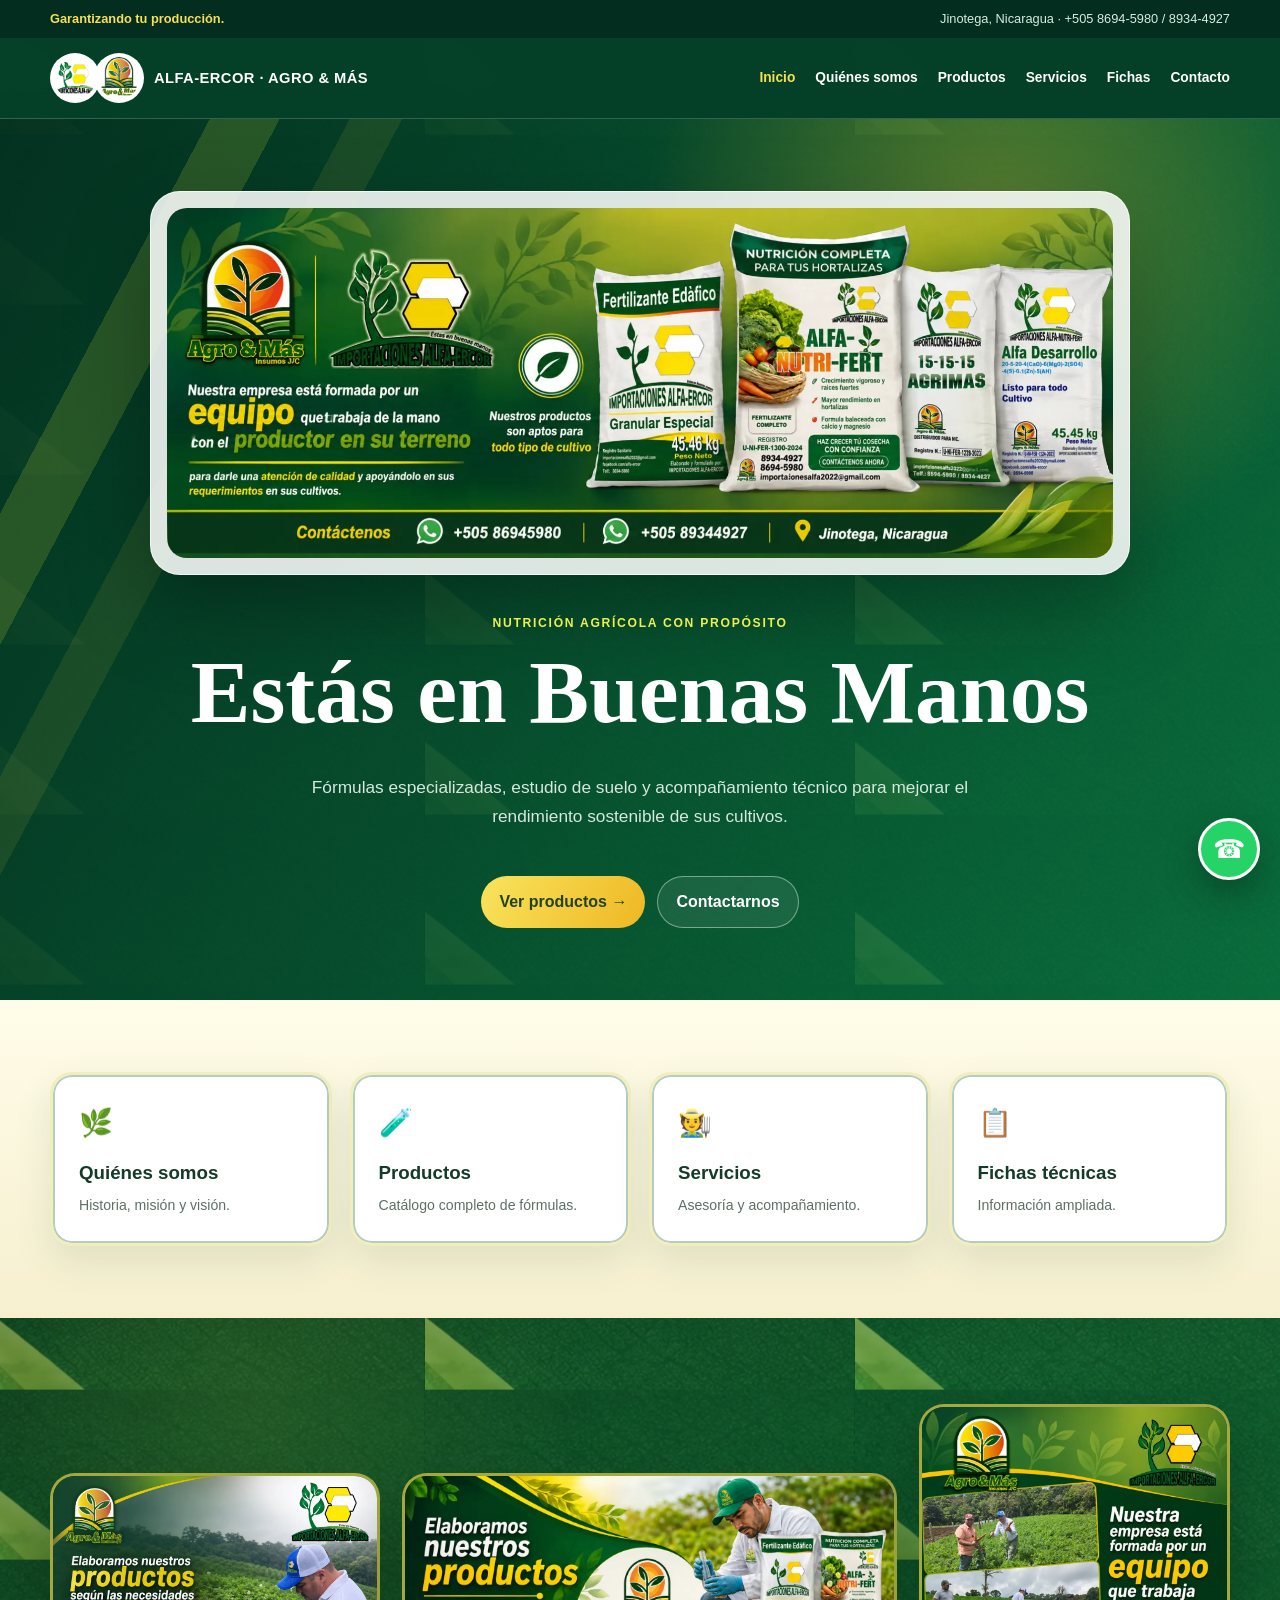
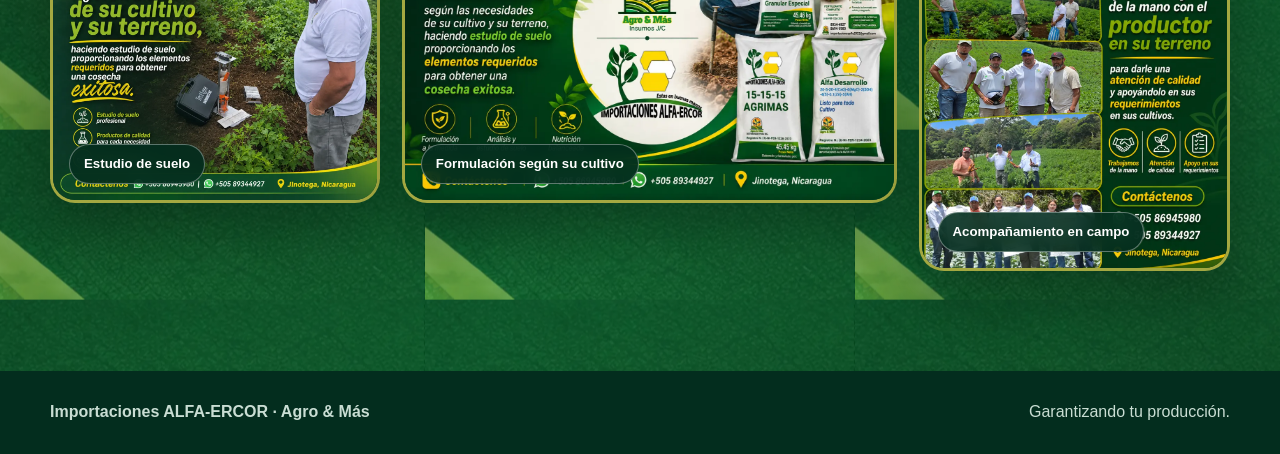
<file: index.html>
<!doctype html><html lang="es"><head><meta charset="utf-8"><meta name="viewport" content="width=device-width,initial-scale=1"><title>ALFA-ERCOR | Inicio</title><meta name="description" content="Fertilizantes y acompañamiento agrícola en Jinotega, Nicaragua."><link rel="stylesheet" href="styles.css"></head><body>
<div class="top"><div class="wrap"><span><strong>Garantizando tu producción.</strong></span><span>Jinotega, Nicaragua · +505 8694-5980 / 8934-4927</span></div></div>
<header class="site-head"><div class="wrap head-inner"><a class="brand" href="index.html"><img src="assets/alfa-ercor.webp" alt="ALFA-ERCOR"><img src="assets/agro-mas.webp" alt="Agro & Más"><b>ALFA-ERCOR · AGRO & MÁS</b></a><nav class="nav"><a class="active" href="index.html">Inicio</a><a href="quienes-somos.html">Quiénes somos</a><a href="productos.html">Productos</a><a href="servicios.html">Servicios</a><a href="fichas.html">Fichas</a><a href="contacto.html">Contacto</a></nav></div></header>
<main><section class="hero"><div class="wrap hero-grid hero-centered"><div class="hero-image"><img src="assets/linea-productos.webp" alt="Línea de productos ALFA-ERCOR"></div><div class="hero-copy"><span class="kicker">Nutrición agrícola con propósito</span><h1>Estás en Buenas Manos</h1><p>Fórmulas especializadas, estudio de suelo y acompañamiento técnico para mejorar el rendimiento sostenible de sus cultivos.</p><div class="buttons"><a class="btn btn-primary" href="productos.html">Ver productos →</a><a class="btn btn-light" href="contacto.html">Contactarnos</a></div></div></div></section>
<section class="quick"><div class="wrap"><div class="quick-grid"><a class="quick-card" href="quienes-somos.html"><span>🌿</span><h3>Quiénes somos</h3><p>Historia, misión y visión.</p></a><a class="quick-card" href="productos.html"><span>🧪</span><h3>Productos</h3><p>Catálogo completo de fórmulas.</p></a><a class="quick-card" href="servicios.html"><span>🧑‍🌾</span><h3>Servicios</h3><p>Asesoría y acompañamiento.</p></a><a class="quick-card" href="fichas.html"><span>📋</span><h3>Fichas técnicas</h3><p>Información ampliada.</p></a></div></div></section>
<section class="field-stories" aria-label="Nuestro trabajo en el campo"><div class="wrap field-grid"><figure class="field-card field-square"><img src="assets/estudio-suelo.webp" alt="Estudio profesional de suelo en una parcela de cultivo" loading="lazy"><figcaption>Estudio de suelo</figcaption></figure><figure class="field-card field-wide"><img src="assets/formulacion-cultivo.webp" alt="Formulación de fertilizantes según las necesidades del cultivo y el terreno" loading="lazy"><figcaption>Formulación según su cultivo</figcaption></figure><figure class="field-card field-tall"><img src="assets/visita-campo.webp" alt="Equipo de Agro & Más acompañando a productores en el campo" loading="lazy"><figcaption>Acompañamiento en campo</figcaption></figure></div></section></main>
<footer class="footer"><div class="wrap"><strong>Importaciones ALFA-ERCOR · Agro & Más</strong><span>Garantizando tu producción.</span></div></footer><a class="wa" href="https://wa.me/50585103131?text=Hola%2C%20deseo%20informaci%C3%B3n" aria-label="WhatsApp">☎</a></body></html>
</file>
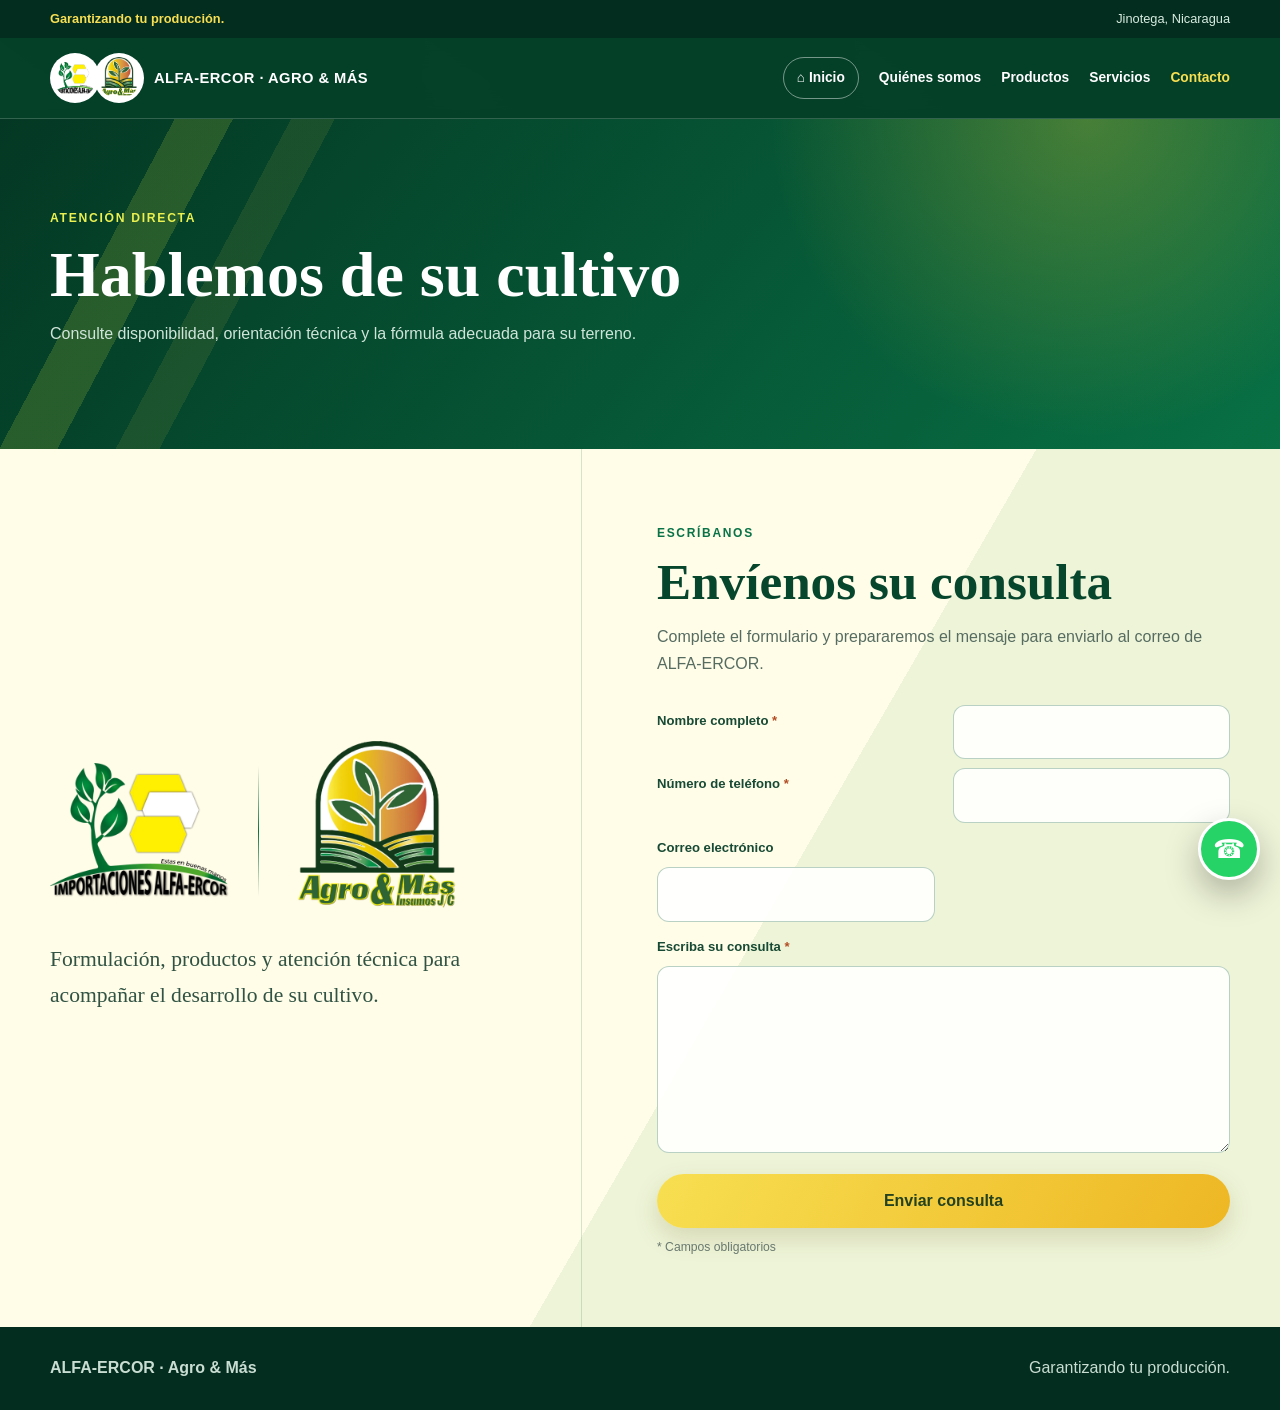
<file: contacto.html>
<!doctype html><html lang="es"><head><meta charset="utf-8"><meta name="viewport" content="width=device-width,initial-scale=1"><title>Contacto | ALFA-ERCOR</title><link rel="stylesheet" href="styles.css"></head><body><div class="top"><div class="wrap"><span><strong>Garantizando tu producción.</strong></span><span>Jinotega, Nicaragua</span></div></div><header class="site-head"><div class="wrap head-inner"><a class="brand" href="index.html"><img src="assets/alfa-ercor.webp" alt="ALFA-ERCOR"><img src="assets/agro-mas.webp" alt="Agro & Más"><b>ALFA-ERCOR · AGRO & MÁS</b></a><nav class="nav"><a class="home-button" href="index.html">⌂ Inicio</a><a href="quienes-somos.html">Quiénes somos</a><a href="productos.html">Productos</a><a href="servicios.html">Servicios</a><a class="active" href="contacto.html">Contacto</a></nav></div></header><section class="page-hero"><div class="wrap"><span class="kicker">Atención directa</span><h1>Hablemos de su cultivo</h1><p>Consulte disponibilidad, orientación técnica y la fórmula adecuada para su terreno.</p></div></section>
<main class="content contact-content"><div class="wrap contact-layout"><section class="contact-brand"><div class="contact-logos"><img src="assets/alfa-ercor.webp" alt="Importaciones ALFA-ERCOR"><span></span><img src="assets/agro-mas.webp" alt="Agro & Más Insumos J/C"></div><p>Formulación, productos y atención técnica para acompañar el desarrollo de su cultivo.</p></section><section class="contact-details" aria-label="Formulario de contacto"><div class="contact-heading"><span>Escríbanos</span><h2>Envíenos su consulta</h2><p>Complete el formulario y prepararemos el mensaje para enviarlo al correo de ALFA-ERCOR.</p></div><form class="contact-form" id="contact-form"><label for="nombre">Nombre completo <b>*</b></label><input id="nombre" name="nombre" type="text" autocomplete="name" required><label for="telefono">Número de teléfono <b>*</b></label><input id="telefono" name="telefono" type="tel" autocomplete="tel" required><label for="correo">Correo electrónico</label><input id="correo" name="correo" type="email" autocomplete="email"><label for="consulta">Escriba su consulta <b>*</b></label><textarea id="consulta" name="consulta" rows="6" required></textarea><button class="contact-submit" type="submit">Enviar consulta</button><p class="form-note">* Campos obligatorios</p></form></section></div></main><footer class="footer"><div class="wrap"><strong>ALFA-ERCOR · Agro & Más</strong><span>Garantizando tu producción.</span></div></footer><a class="wa" href="https://wa.me/50585103131" aria-label="WhatsApp">☎</a><script>document.getElementById('contact-form').addEventListener('submit',function(e){e.preventDefault();if(!this.reportValidity())return;const f=new FormData(this);const asunto='Consulta desde el sitio web de ALFA-ERCOR';const cuerpo=['Nombre: '+f.get('nombre'),'Teléfono: '+f.get('telefono'),'Correo: '+(f.get('correo')||'No indicado'),'','Consulta:',''+f.get('consulta')].join('\n');window.location.href='mailto:importacionesalfa2022@gmail.com?subject='+encodeURIComponent(asunto)+'&body='+encodeURIComponent(cuerpo);});</script></body></html>
</file>
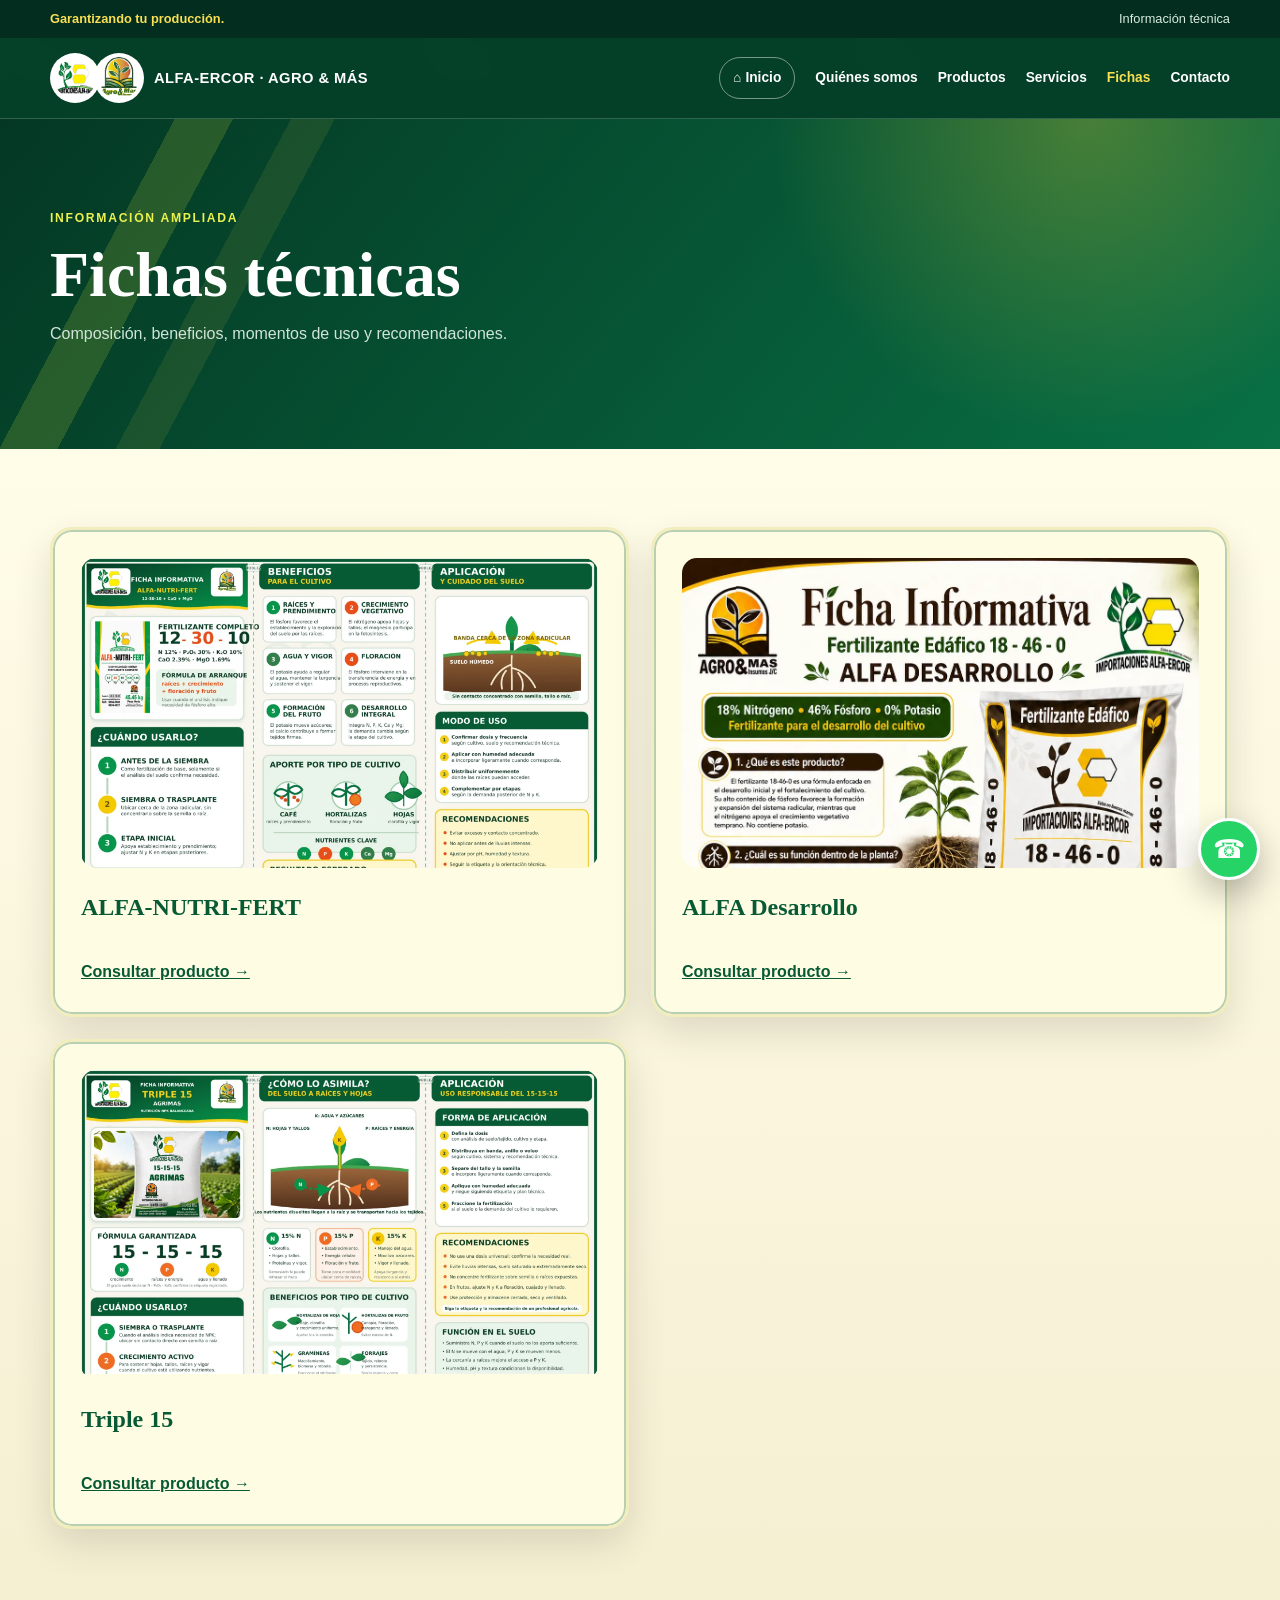
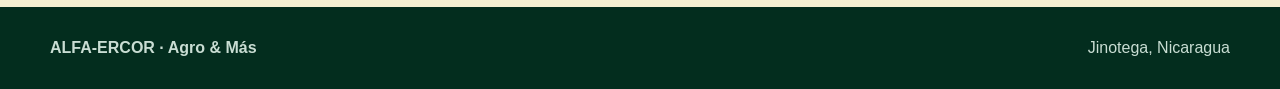
<file: fichas.html>
<!doctype html><html lang="es"><head><meta charset="utf-8"><meta name="viewport" content="width=device-width,initial-scale=1"><title>Fichas técnicas | ALFA-ERCOR</title><link rel="stylesheet" href="styles.css"></head><body><div class="top"><div class="wrap"><span><strong>Garantizando tu producción.</strong></span><span>Información técnica</span></div></div><header class="site-head"><div class="wrap head-inner"><a class="brand" href="index.html"><img src="assets/alfa-ercor.webp" alt="ALFA-ERCOR"><img src="assets/agro-mas.webp" alt="Agro & Más"><b>ALFA-ERCOR · AGRO & MÁS</b></a><nav class="nav"><a class="home-button" href="index.html">⌂ Inicio</a><a href="quienes-somos.html">Quiénes somos</a><a href="productos.html">Productos</a><a href="servicios.html">Servicios</a><a class="active" href="fichas.html">Fichas</a><a href="contacto.html">Contacto</a></nav></div></header><section class="page-hero"><div class="wrap"><span class="kicker">Información ampliada</span><h1>Fichas técnicas</h1><p>Composición, beneficios, momentos de uso y recomendaciones.</p></div></section><main class="content"><div class="wrap sheets-grid"><article class="sheet"><img src="assets/ficha-alfa-nutri.webp" alt="Ficha ALFA-NUTRI-FERT"><h2>ALFA-NUTRI-FERT</h2><a href="producto-alfa-nutri-fert.html">Consultar producto →</a></article><article class="sheet"><img src="assets/ficha-alfa-desarrollo.webp" alt="Ficha ALFA Desarrollo"><h2>ALFA Desarrollo</h2><a href="producto-alfa-desarrollo.html">Consultar producto →</a></article><article class="sheet"><img src="assets/ficha-triple-15.webp" alt="Ficha Triple 15"><h2>Triple 15</h2><a href="producto-triple-15.html">Consultar producto →</a></article></div></main><footer class="footer"><div class="wrap"><strong>ALFA-ERCOR · Agro & Más</strong><span>Jinotega, Nicaragua</span></div></footer><a class="wa" href="https://wa.me/50585103131" aria-label="WhatsApp">☎</a></body></html>
</file>
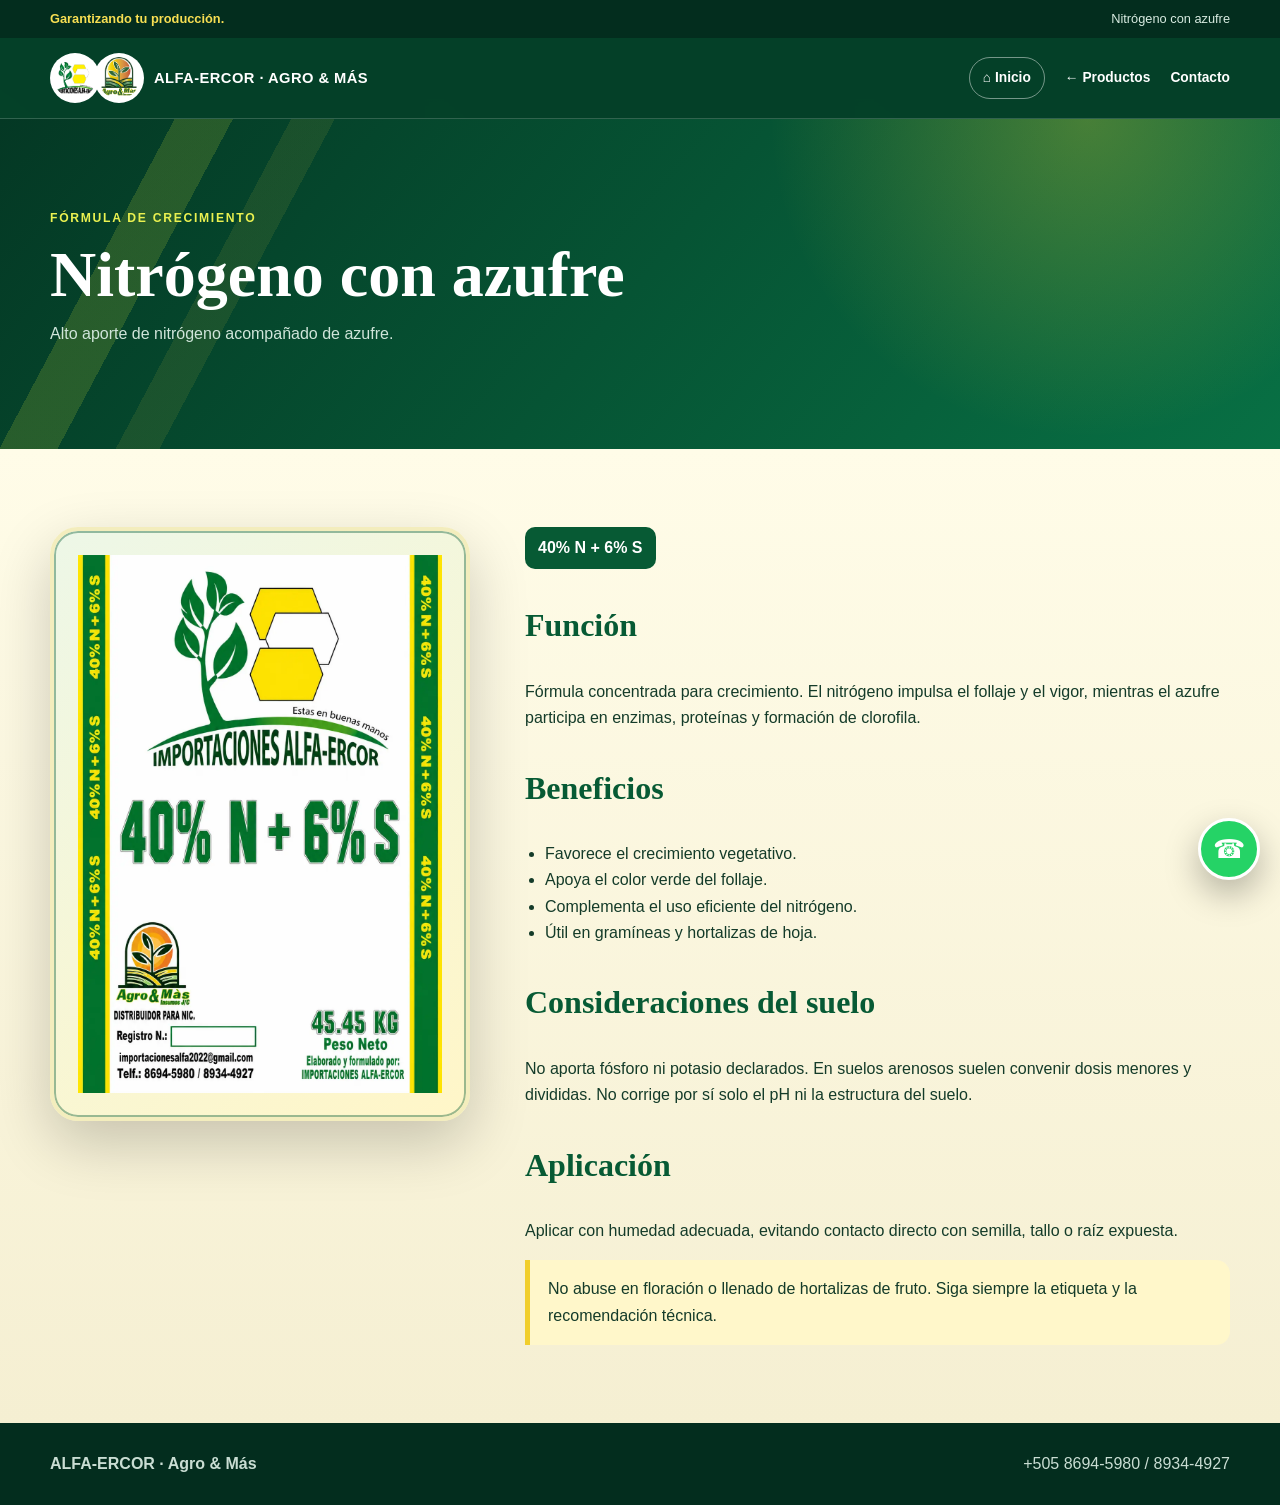
<file: producto-40n-6s.html>
<!doctype html><html lang="es"><head><meta charset="utf-8"><meta name="viewport" content="width=device-width,initial-scale=1"><title>40% N + 6% S</title><link rel="stylesheet" href="styles.css"></head><body><div class="top"><div class="wrap"><span><strong>Garantizando tu producción.</strong></span><span>Nitrógeno con azufre</span></div></div><header class="site-head"><div class="wrap head-inner"><a class="brand" href="index.html"><img src="assets/alfa-ercor.webp" alt="ALFA-ERCOR"><img src="assets/agro-mas.webp" alt="Agro & Más"><b>ALFA-ERCOR · AGRO & MÁS</b></a><nav class="nav"><a class="home-button" href="index.html">⌂ Inicio</a><a href="productos.html">← Productos</a><a href="contacto.html">Contacto</a></nav></div></header><section class="page-hero"><div class="wrap"><span class="kicker">Fórmula de crecimiento</span><h1>Nitrógeno con azufre</h1><p>Alto aporte de nitrógeno acompañado de azufre.</p></div></section><main class="content"><div class="wrap detail"><aside class="detail-image"><img src="assets/40n-6s.webp" alt="40 por ciento nitrógeno más 6 por ciento azufre"></aside><article class="detail-copy"><span class="formula">40% N + 6% S</span><h2>Función</h2><p>Fórmula concentrada para crecimiento. El nitrógeno impulsa el follaje y el vigor, mientras el azufre participa en enzimas, proteínas y formación de clorofila.</p><h2>Beneficios</h2><ul class="list"><li>Favorece el crecimiento vegetativo.</li><li>Apoya el color verde del follaje.</li><li>Complementa el uso eficiente del nitrógeno.</li><li>Útil en gramíneas y hortalizas de hoja.</li></ul><h2>Consideraciones del suelo</h2><p>No aporta fósforo ni potasio declarados. En suelos arenosos suelen convenir dosis menores y divididas. No corrige por sí solo el pH ni la estructura del suelo.</p><h2>Aplicación</h2><p>Aplicar con humedad adecuada, evitando contacto directo con semilla, tallo o raíz expuesta.</p><div class="notice">No abuse en floración o llenado de hortalizas de fruto. Siga siempre la etiqueta y la recomendación técnica.</div></article></div></main><footer class="footer"><div class="wrap"><strong>ALFA-ERCOR · Agro & Más</strong><span>+505 8694-5980 / 8934-4927</span></div></footer><a class="wa" href="https://wa.me/50585103131?text=Estoy%20interesado%20en%2040%25%20N%20%2B%206%25%20S" aria-label="WhatsApp">☎</a></body></html>
</file>
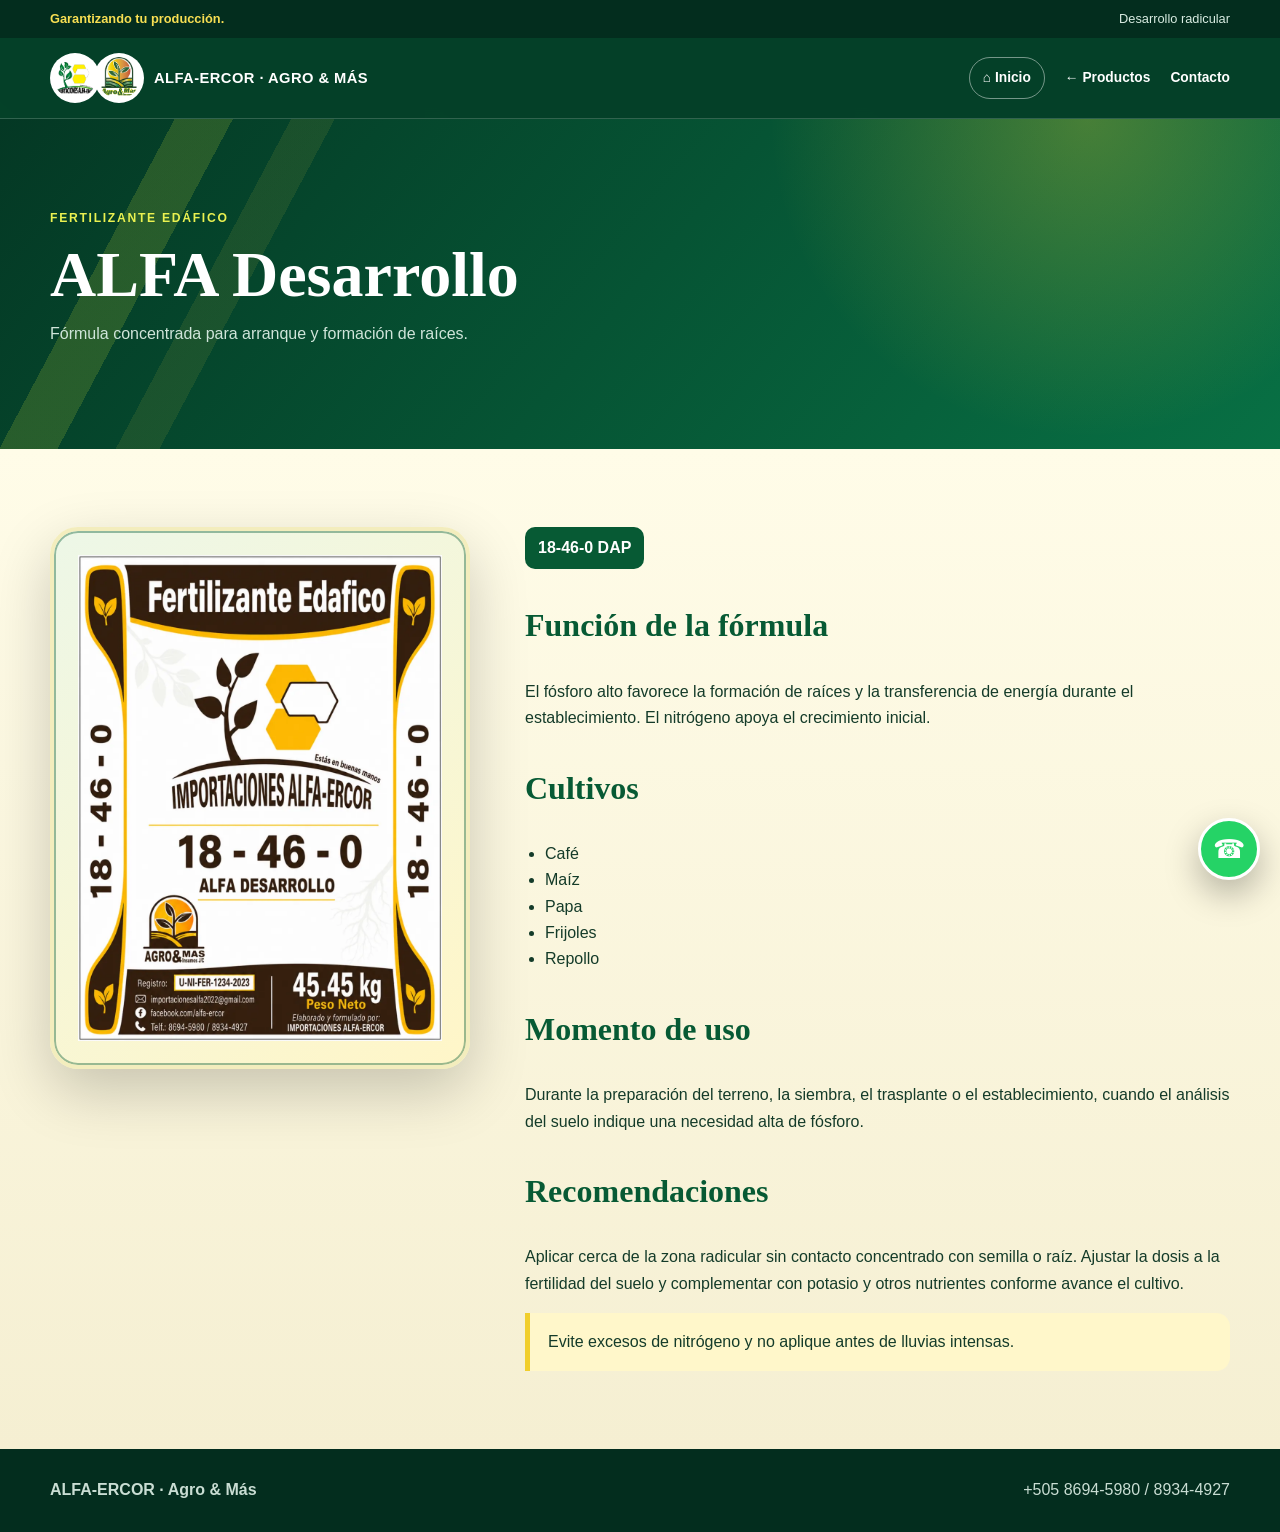
<file: producto-alfa-desarrollo.html>
<!doctype html><html lang="es"><head><meta charset="utf-8"><meta name="viewport" content="width=device-width,initial-scale=1"><title>ALFA Desarrollo 18-46-0</title><link rel="stylesheet" href="styles.css"></head><body><div class="top"><div class="wrap"><span><strong>Garantizando tu producción.</strong></span><span>Desarrollo radicular</span></div></div><header class="site-head"><div class="wrap head-inner"><a class="brand" href="index.html"><img src="assets/alfa-ercor.webp" alt="ALFA-ERCOR"><img src="assets/agro-mas.webp" alt="Agro & Más"><b>ALFA-ERCOR · AGRO & MÁS</b></a><nav class="nav"><a class="home-button" href="index.html">⌂ Inicio</a><a href="productos.html">← Productos</a><a href="contacto.html">Contacto</a></nav></div></header><section class="page-hero"><div class="wrap"><span class="kicker">Fertilizante edáfico</span><h1>ALFA Desarrollo</h1><p>Fórmula concentrada para arranque y formación de raíces.</p></div></section><main class="content"><div class="wrap detail"><aside class="detail-image"><img src="assets/alfa-desarrollo.webp" alt="ALFA Desarrollo 18-46-0"></aside><article class="detail-copy"><span class="formula">18-46-0 DAP</span><h2>Función de la fórmula</h2><p>El fósforo alto favorece la formación de raíces y la transferencia de energía durante el establecimiento. El nitrógeno apoya el crecimiento inicial.</p><h2>Cultivos</h2><ul class="list"><li>Café</li><li>Maíz</li><li>Papa</li><li>Frijoles</li><li>Repollo</li></ul><h2>Momento de uso</h2><p>Durante la preparación del terreno, la siembra, el trasplante o el establecimiento, cuando el análisis del suelo indique una necesidad alta de fósforo.</p><h2>Recomendaciones</h2><p>Aplicar cerca de la zona radicular sin contacto concentrado con semilla o raíz. Ajustar la dosis a la fertilidad del suelo y complementar con potasio y otros nutrientes conforme avance el cultivo.</p><div class="notice">Evite excesos de nitrógeno y no aplique antes de lluvias intensas.</div></article></div></main><footer class="footer"><div class="wrap"><strong>ALFA-ERCOR · Agro & Más</strong><span>+505 8694-5980 / 8934-4927</span></div></footer><a class="wa" href="https://wa.me/50585103131?text=Estoy%20interesado%20en%20ALFA%20Desarrollo" aria-label="WhatsApp">☎</a></body></html>
</file>
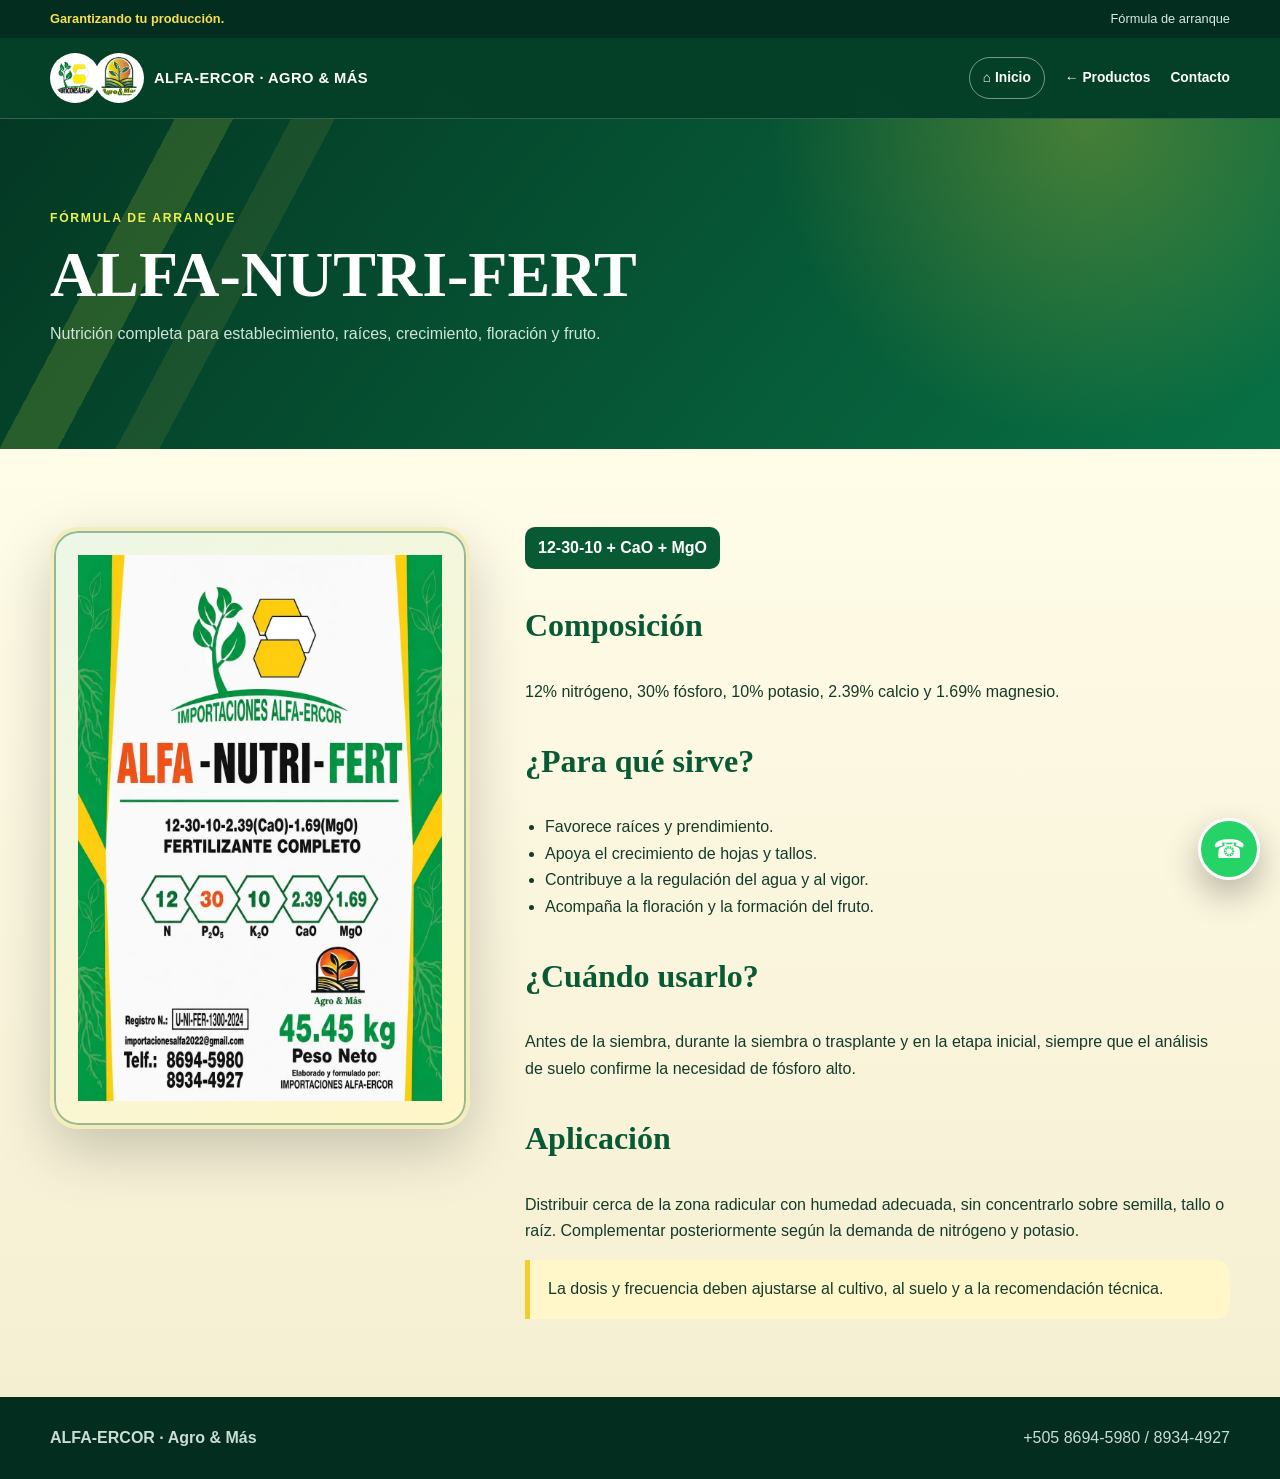
<file: producto-alfa-nutri-fert.html>
<!doctype html><html lang="es"><head><meta charset="utf-8"><meta name="viewport" content="width=device-width,initial-scale=1"><title>ALFA-NUTRI-FERT 12-30-10</title><link rel="stylesheet" href="styles.css"></head><body><div class="top"><div class="wrap"><span><strong>Garantizando tu producción.</strong></span><span>Fórmula de arranque</span></div></div><header class="site-head"><div class="wrap head-inner"><a class="brand" href="index.html"><img src="assets/alfa-ercor.webp" alt="ALFA-ERCOR"><img src="assets/agro-mas.webp" alt="Agro & Más"><b>ALFA-ERCOR · AGRO & MÁS</b></a><nav class="nav"><a class="home-button" href="index.html">⌂ Inicio</a><a href="productos.html">← Productos</a><a href="contacto.html">Contacto</a></nav></div></header><section class="page-hero"><div class="wrap"><span class="kicker">Fórmula de arranque</span><h1>ALFA-NUTRI-FERT</h1><p>Nutrición completa para establecimiento, raíces, crecimiento, floración y fruto.</p></div></section><main class="content"><div class="wrap detail"><aside class="detail-image"><img src="assets/alfa-nutri-fert.webp" alt="ALFA-NUTRI-FERT 12-30-10"></aside><article class="detail-copy"><span class="formula">12-30-10 + CaO + MgO</span><h2>Composición</h2><p>12% nitrógeno, 30% fósforo, 10% potasio, 2.39% calcio y 1.69% magnesio.</p><h2>¿Para qué sirve?</h2><ul class="list"><li>Favorece raíces y prendimiento.</li><li>Apoya el crecimiento de hojas y tallos.</li><li>Contribuye a la regulación del agua y al vigor.</li><li>Acompaña la floración y la formación del fruto.</li></ul><h2>¿Cuándo usarlo?</h2><p>Antes de la siembra, durante la siembra o trasplante y en la etapa inicial, siempre que el análisis de suelo confirme la necesidad de fósforo alto.</p><h2>Aplicación</h2><p>Distribuir cerca de la zona radicular con humedad adecuada, sin concentrarlo sobre semilla, tallo o raíz. Complementar posteriormente según la demanda de nitrógeno y potasio.</p><div class="notice">La dosis y frecuencia deben ajustarse al cultivo, al suelo y a la recomendación técnica.</div></article></div></main><footer class="footer"><div class="wrap"><strong>ALFA-ERCOR · Agro & Más</strong><span>+505 8694-5980 / 8934-4927</span></div></footer><a class="wa" href="https://wa.me/50585103131?text=Estoy%20interesado%20en%20ALFA-NUTRI-FERT" aria-label="WhatsApp">☎</a></body></html>
</file>
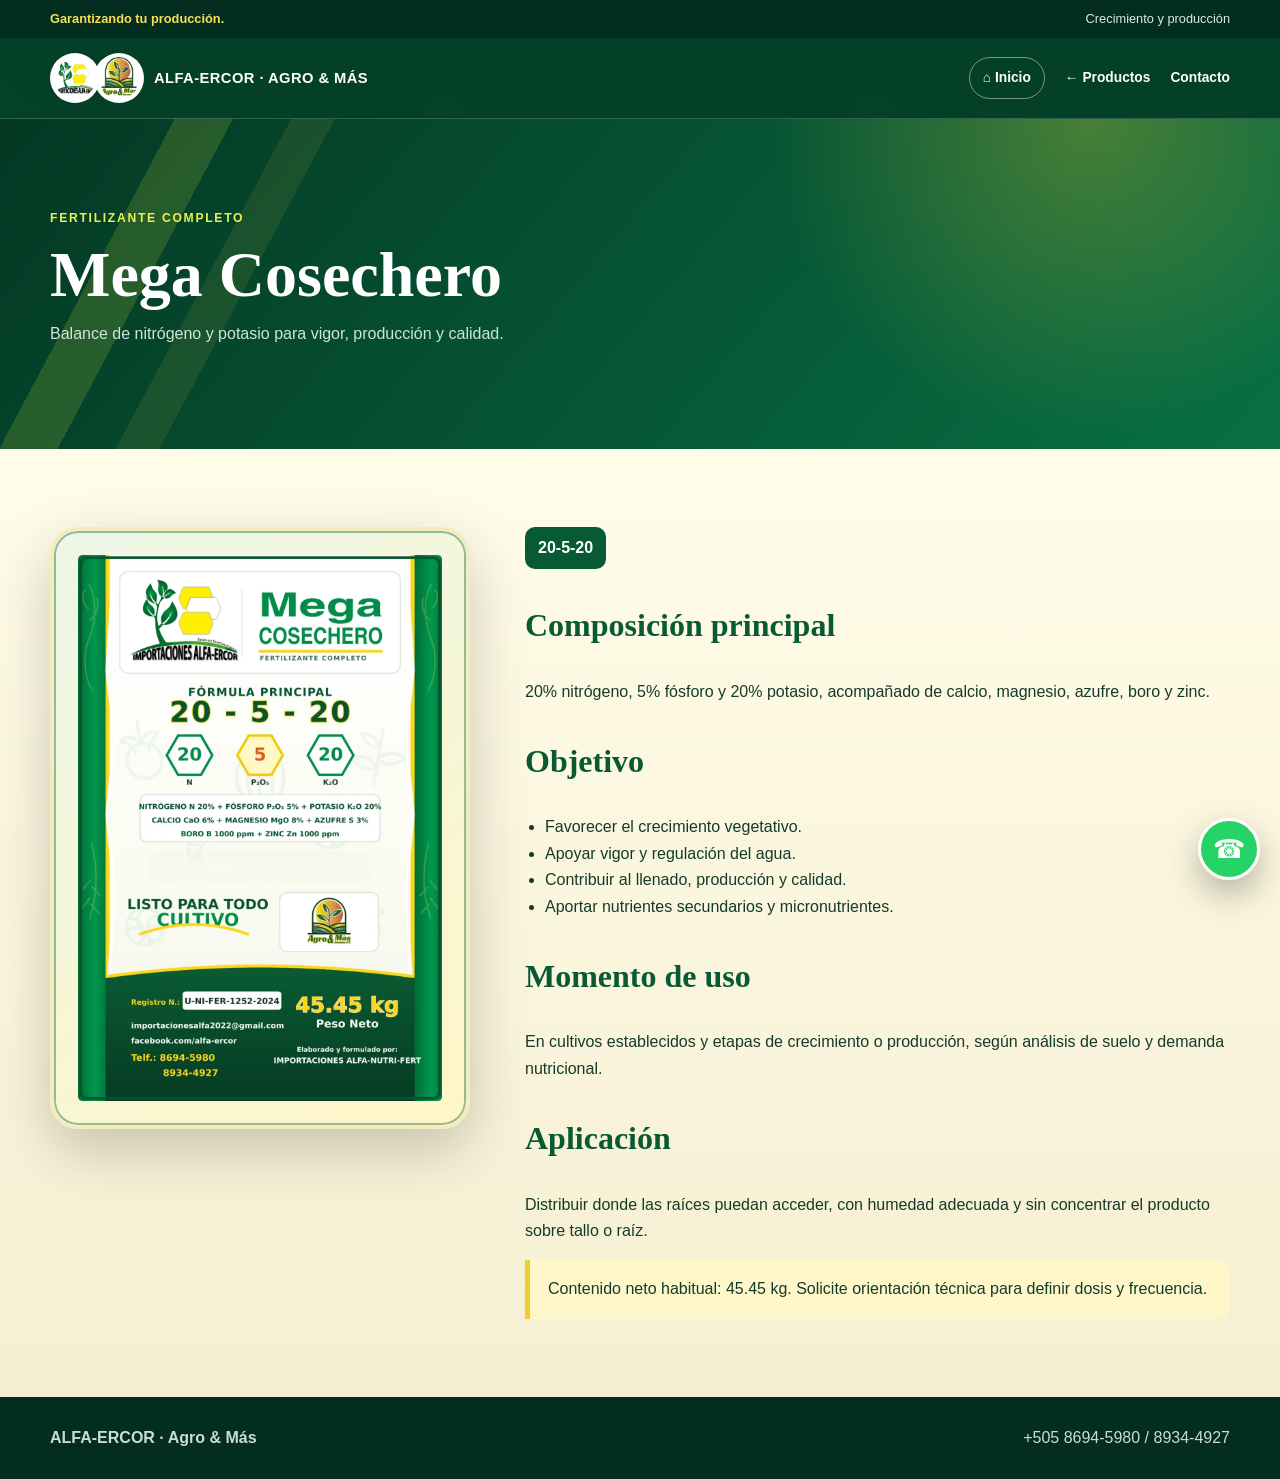
<file: producto-mega-cosechero.html>
<!doctype html><html lang="es"><head><meta charset="utf-8"><meta name="viewport" content="width=device-width,initial-scale=1"><title>Mega Cosechero 20-5-20</title><link rel="stylesheet" href="styles.css"></head><body><div class="top"><div class="wrap"><span><strong>Garantizando tu producción.</strong></span><span>Crecimiento y producción</span></div></div><header class="site-head"><div class="wrap head-inner"><a class="brand" href="index.html"><img src="assets/alfa-ercor.webp" alt="ALFA-ERCOR"><img src="assets/agro-mas.webp" alt="Agro & Más"><b>ALFA-ERCOR · AGRO & MÁS</b></a><nav class="nav"><a class="home-button" href="index.html">⌂ Inicio</a><a href="productos.html">← Productos</a><a href="contacto.html">Contacto</a></nav></div></header><section class="page-hero"><div class="wrap"><span class="kicker">Fertilizante completo</span><h1>Mega Cosechero</h1><p>Balance de nitrógeno y potasio para vigor, producción y calidad.</p></div></section><main class="content"><div class="wrap detail"><aside class="detail-image"><img src="assets/mega-cosechero.webp" alt="Mega Cosechero 20-5-20"></aside><article class="detail-copy"><span class="formula">20-5-20</span><h2>Composición principal</h2><p>20% nitrógeno, 5% fósforo y 20% potasio, acompañado de calcio, magnesio, azufre, boro y zinc.</p><h2>Objetivo</h2><ul class="list"><li>Favorecer el crecimiento vegetativo.</li><li>Apoyar vigor y regulación del agua.</li><li>Contribuir al llenado, producción y calidad.</li><li>Aportar nutrientes secundarios y micronutrientes.</li></ul><h2>Momento de uso</h2><p>En cultivos establecidos y etapas de crecimiento o producción, según análisis de suelo y demanda nutricional.</p><h2>Aplicación</h2><p>Distribuir donde las raíces puedan acceder, con humedad adecuada y sin concentrar el producto sobre tallo o raíz.</p><div class="notice">Contenido neto habitual: 45.45 kg. Solicite orientación técnica para definir dosis y frecuencia.</div></article></div></main><footer class="footer"><div class="wrap"><strong>ALFA-ERCOR · Agro & Más</strong><span>+505 8694-5980 / 8934-4927</span></div></footer><a class="wa" href="https://wa.me/50585103131?text=Estoy%20interesado%20en%20Mega%20Cosechero" aria-label="WhatsApp">☎</a></body></html>
</file>
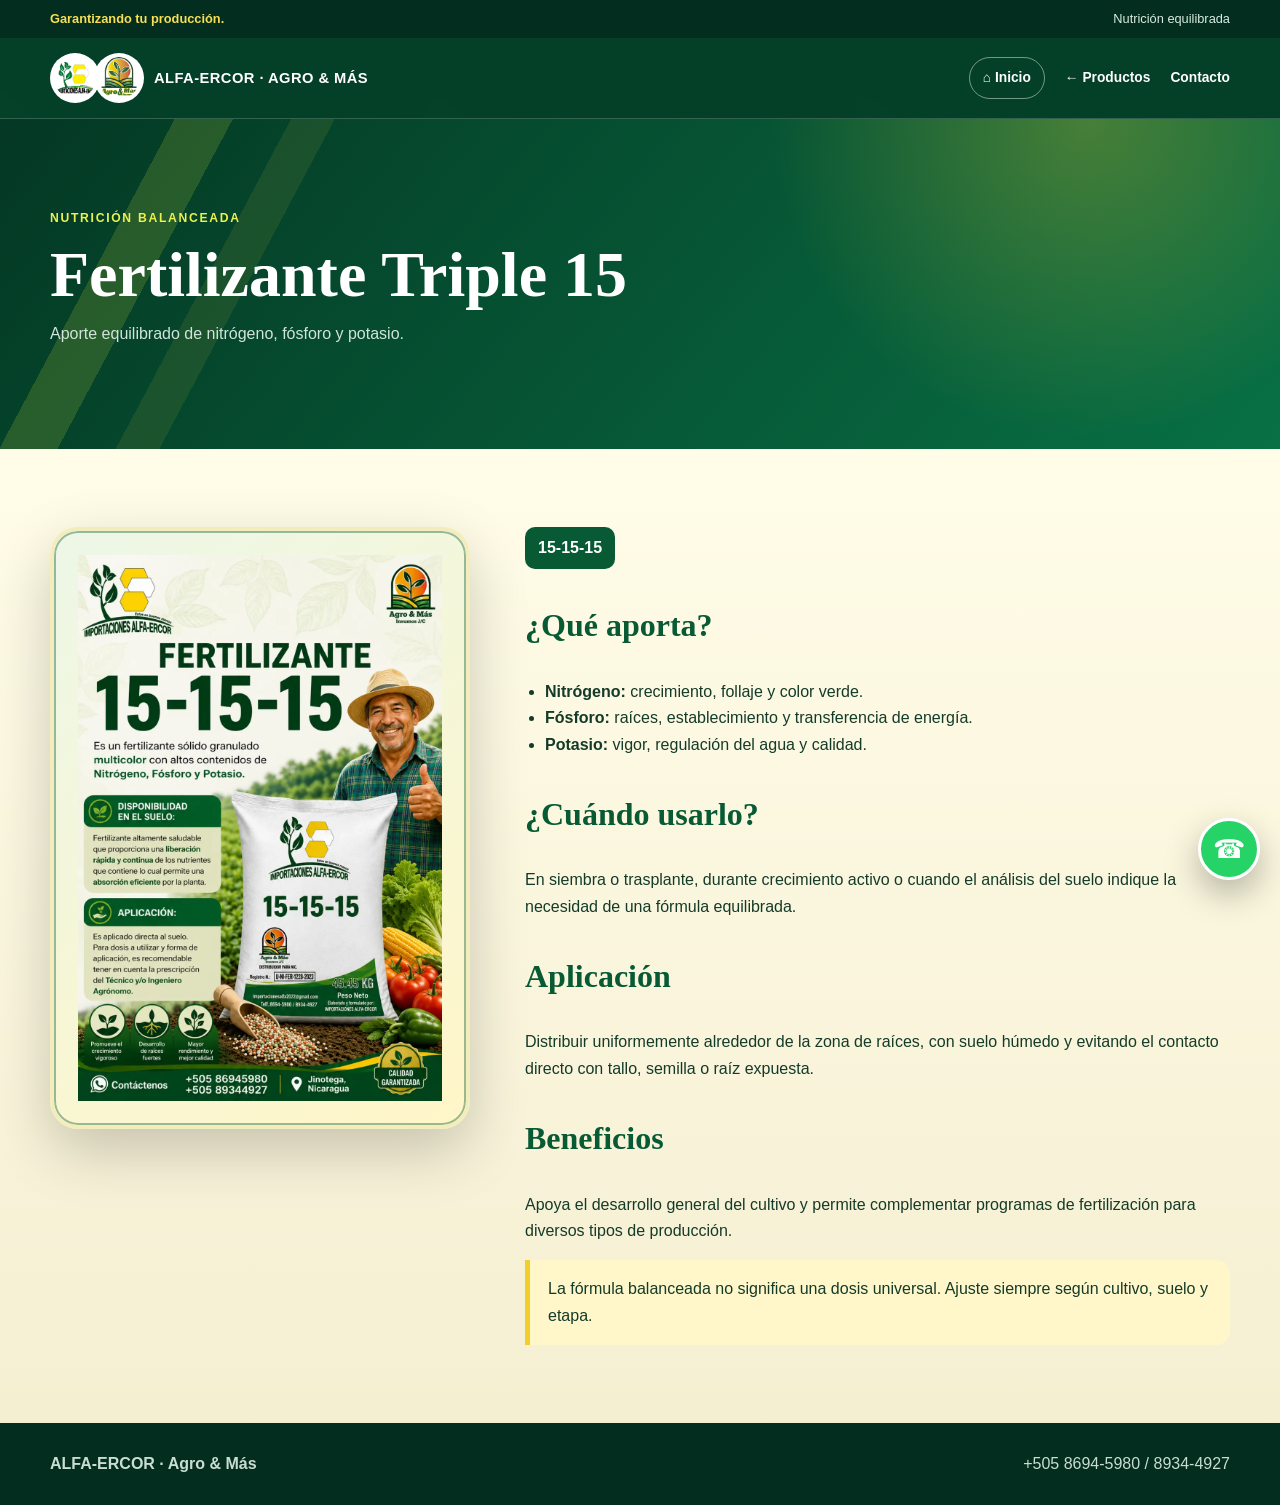
<file: producto-triple-15.html>
<!doctype html><html lang="es"><head><meta charset="utf-8"><meta name="viewport" content="width=device-width,initial-scale=1"><title>Fertilizante Triple 15</title><link rel="stylesheet" href="styles.css"></head><body><div class="top"><div class="wrap"><span><strong>Garantizando tu producción.</strong></span><span>Nutrición equilibrada</span></div></div><header class="site-head"><div class="wrap head-inner"><a class="brand" href="index.html"><img src="assets/alfa-ercor.webp" alt="ALFA-ERCOR"><img src="assets/agro-mas.webp" alt="Agro & Más"><b>ALFA-ERCOR · AGRO & MÁS</b></a><nav class="nav"><a class="home-button" href="index.html">⌂ Inicio</a><a href="productos.html">← Productos</a><a href="contacto.html">Contacto</a></nav></div></header><section class="page-hero"><div class="wrap"><span class="kicker">Nutrición balanceada</span><h1>Fertilizante Triple 15</h1><p>Aporte equilibrado de nitrógeno, fósforo y potasio.</p></div></section><main class="content"><div class="wrap detail"><aside class="detail-image"><img src="assets/triple-15.webp" alt="Fertilizante Triple 15"></aside><article class="detail-copy"><span class="formula">15-15-15</span><h2>¿Qué aporta?</h2><ul class="list"><li><strong>Nitrógeno:</strong> crecimiento, follaje y color verde.</li><li><strong>Fósforo:</strong> raíces, establecimiento y transferencia de energía.</li><li><strong>Potasio:</strong> vigor, regulación del agua y calidad.</li></ul><h2>¿Cuándo usarlo?</h2><p>En siembra o trasplante, durante crecimiento activo o cuando el análisis del suelo indique la necesidad de una fórmula equilibrada.</p><h2>Aplicación</h2><p>Distribuir uniformemente alrededor de la zona de raíces, con suelo húmedo y evitando el contacto directo con tallo, semilla o raíz expuesta.</p><h2>Beneficios</h2><p>Apoya el desarrollo general del cultivo y permite complementar programas de fertilización para diversos tipos de producción.</p><div class="notice">La fórmula balanceada no significa una dosis universal. Ajuste siempre según cultivo, suelo y etapa.</div></article></div></main><footer class="footer"><div class="wrap"><strong>ALFA-ERCOR · Agro & Más</strong><span>+505 8694-5980 / 8934-4927</span></div></footer><a class="wa" href="https://wa.me/50585103131?text=Estoy%20interesado%20en%20Triple%2015" aria-label="WhatsApp">☎</a></body></html>
</file>
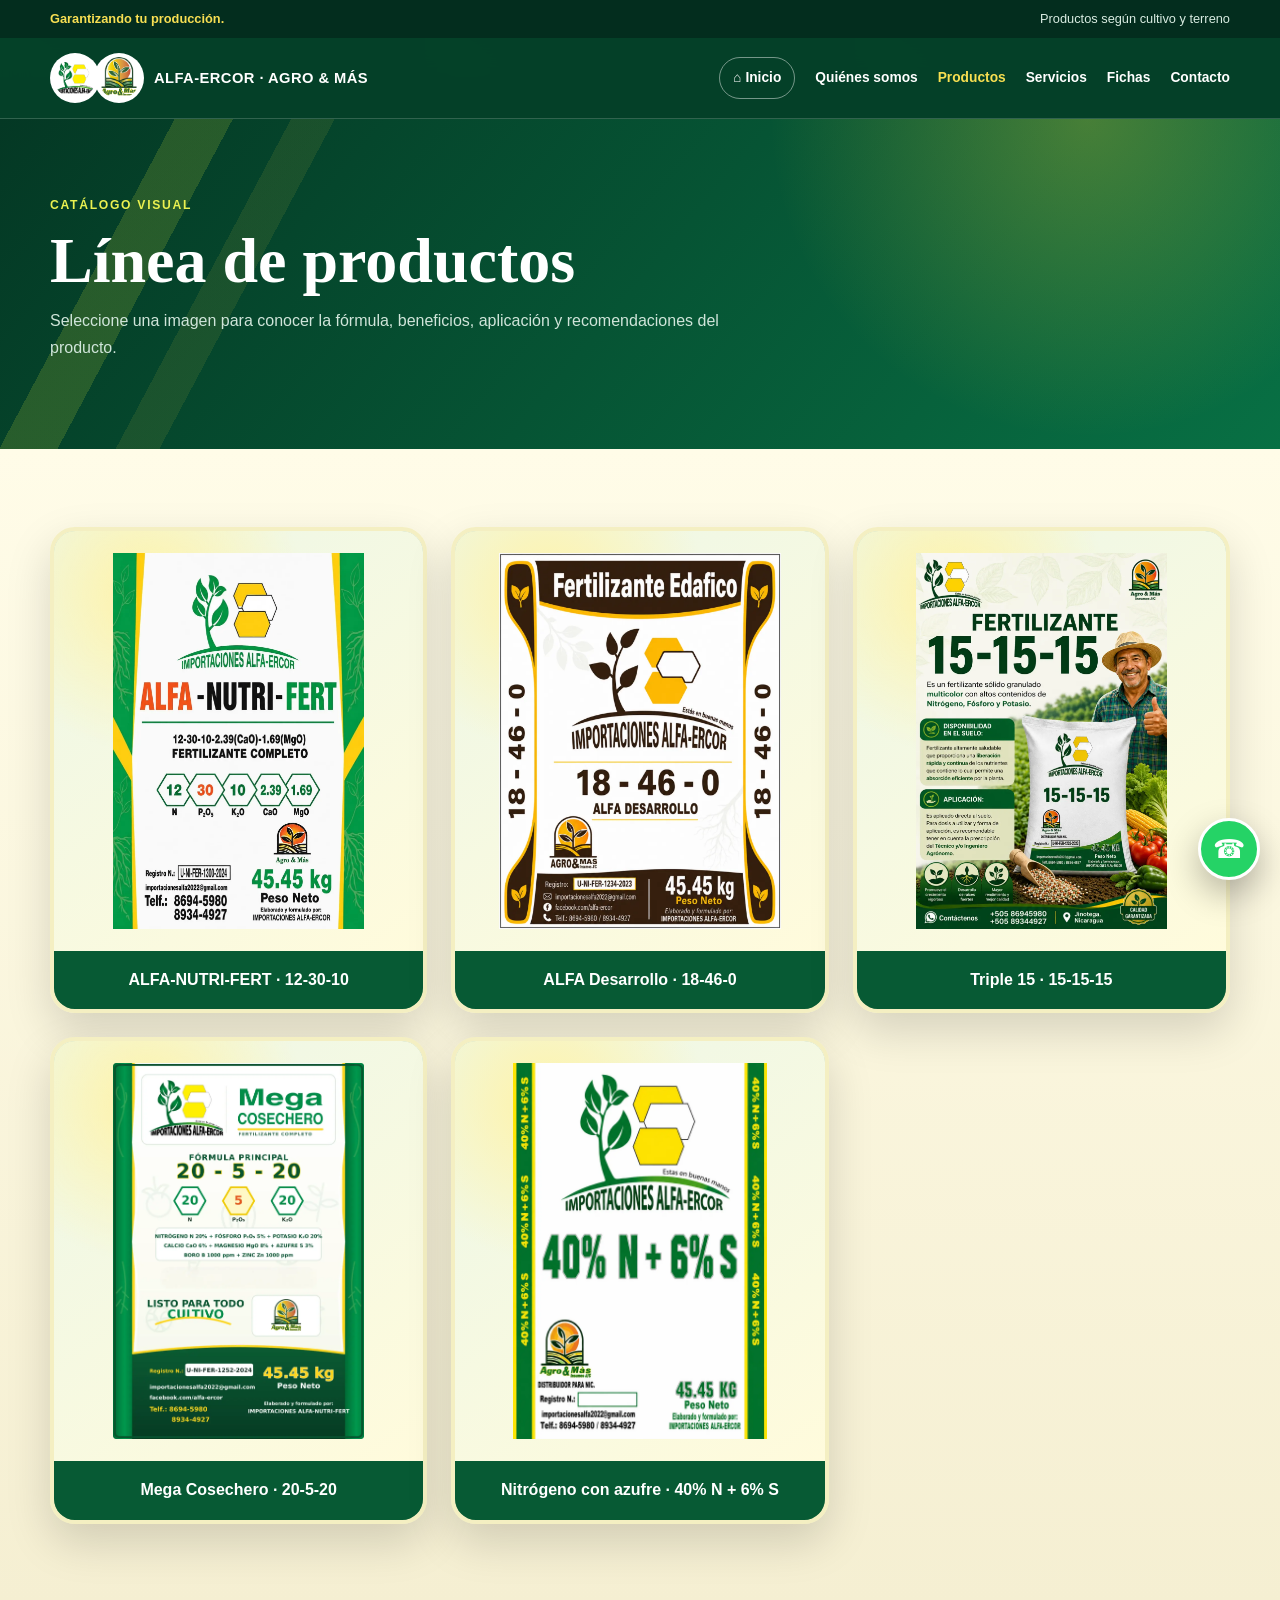
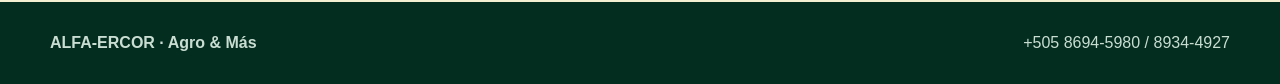
<file: productos.html>
<!doctype html><html lang="es"><head><meta charset="utf-8"><meta name="viewport" content="width=device-width,initial-scale=1"><title>Productos | ALFA-ERCOR</title><link rel="stylesheet" href="styles.css"></head><body><div class="top"><div class="wrap"><span><strong>Garantizando tu producción.</strong></span><span>Productos según cultivo y terreno</span></div></div><header class="site-head"><div class="wrap head-inner"><a class="brand" href="index.html"><img src="assets/alfa-ercor.webp" alt="ALFA-ERCOR"><img src="assets/agro-mas.webp" alt="Agro & Más"><b>ALFA-ERCOR · AGRO & MÁS</b></a><nav class="nav"><a class="home-button" href="index.html">⌂ Inicio</a><a href="quienes-somos.html">Quiénes somos</a><a class="active" href="productos.html">Productos</a><a href="servicios.html">Servicios</a><a href="fichas.html">Fichas</a><a href="contacto.html">Contacto</a></nav></div></header><section class="page-hero"><div class="wrap"><span class="kicker">Catálogo visual</span><h1>Línea de productos</h1><p>Seleccione una imagen para conocer la fórmula, beneficios, aplicación y recomendaciones del producto.</p></div></section><main class="content"><div class="wrap"><div class="product-grid"><a class="product-link" href="producto-alfa-nutri-fert.html"><img src="assets/alfa-nutri-fert.webp" alt="ALFA-NUTRI-FERT"><span>ALFA-NUTRI-FERT · 12-30-10</span></a><a class="product-link" href="producto-alfa-desarrollo.html"><img src="assets/alfa-desarrollo.webp" alt="ALFA Desarrollo"><span>ALFA Desarrollo · 18-46-0</span></a><a class="product-link" href="producto-triple-15.html"><img src="assets/triple-15.webp" alt="Triple 15"><span>Triple 15 · 15-15-15</span></a><a class="product-link" href="producto-mega-cosechero.html"><img src="assets/mega-cosechero.webp" alt="Mega Cosechero"><span>Mega Cosechero · 20-5-20</span></a><a class="product-link" href="producto-40n-6s.html"><img src="assets/40n-6s.webp" alt="40 por ciento nitrógeno más 6 por ciento azufre"><span>Nitrógeno con azufre · 40% N + 6% S</span></a></div></div></main><footer class="footer"><div class="wrap"><strong>ALFA-ERCOR · Agro & Más</strong><span>+505 8694-5980 / 8934-4927</span></div></footer><a class="wa" href="https://wa.me/50585103131" aria-label="WhatsApp">☎</a></body></html>
</file>
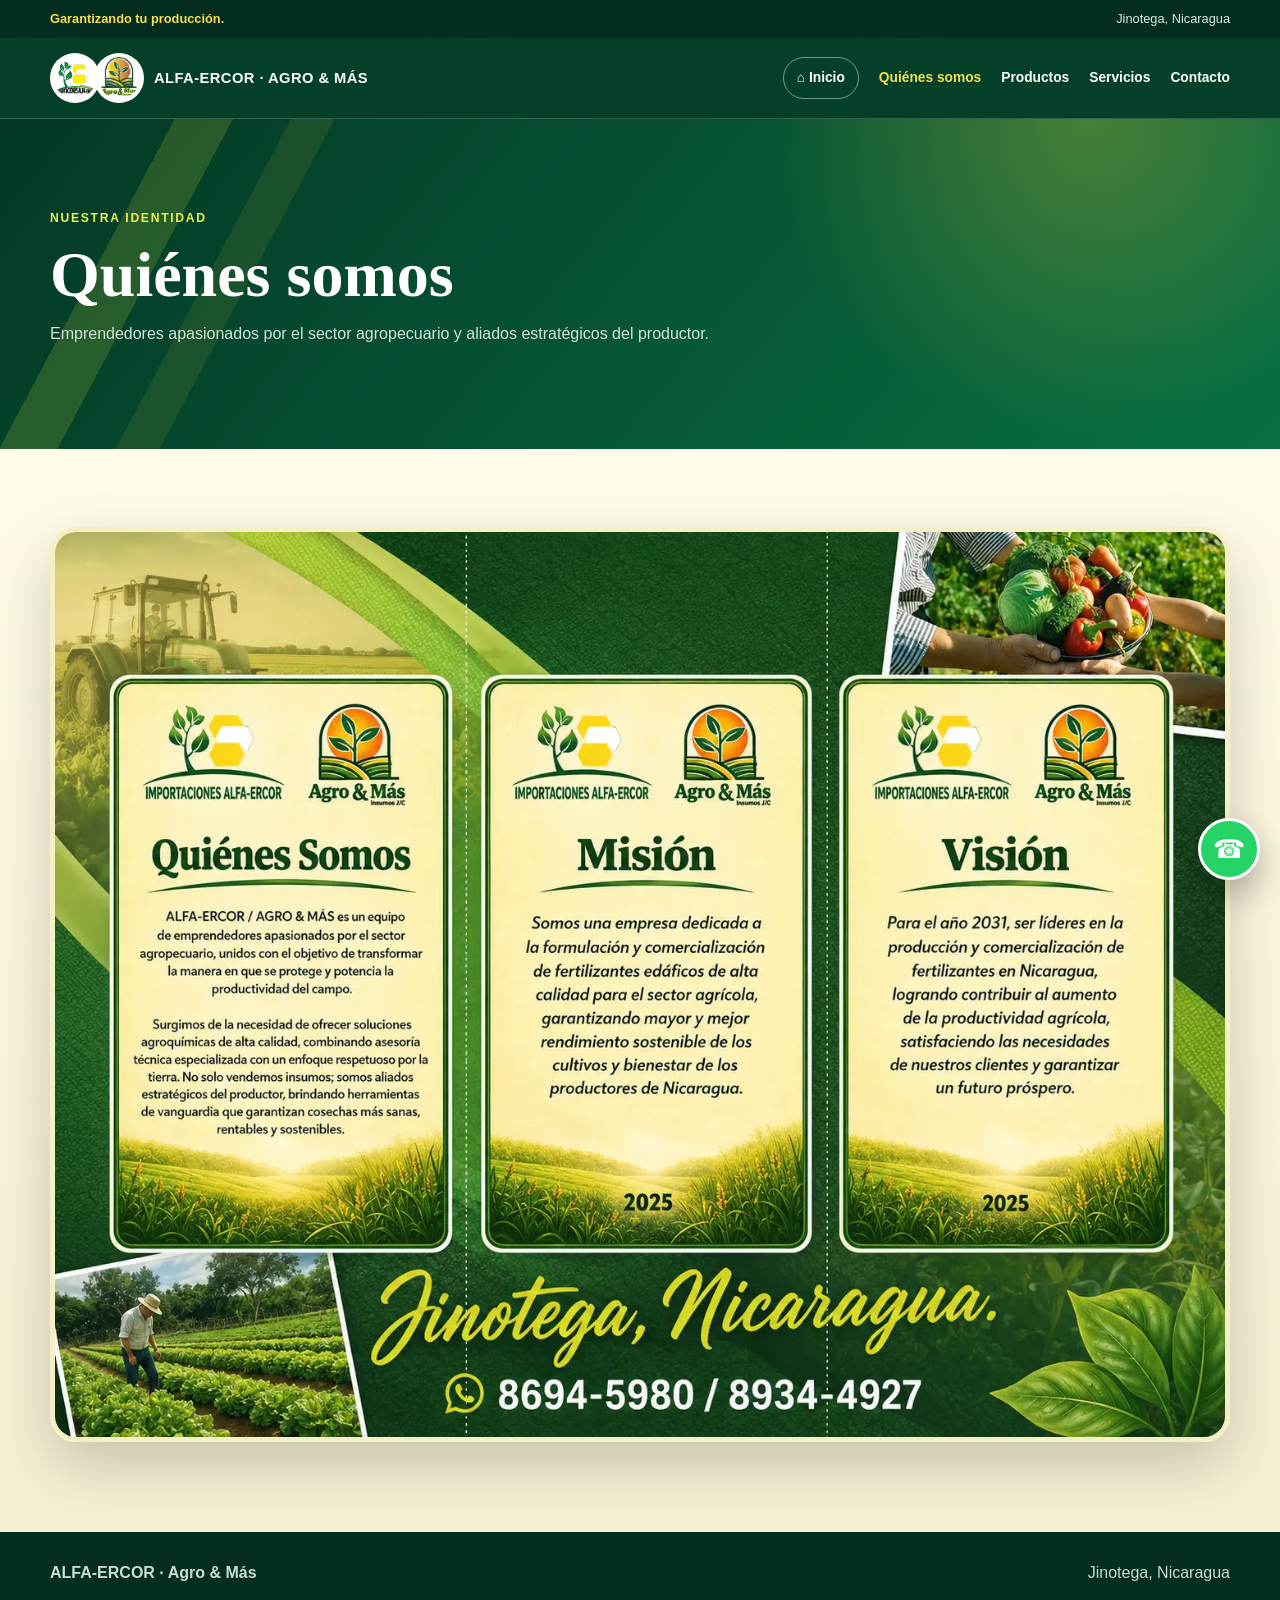
<file: quienes-somos.html>
<!doctype html><html lang="es"><head><meta charset="utf-8"><meta name="viewport" content="width=device-width,initial-scale=1"><title>Quiénes somos | ALFA-ERCOR</title><link rel="stylesheet" href="styles.css"></head><body>
<div class="top"><div class="wrap"><span><strong>Garantizando tu producción.</strong></span><span>Jinotega, Nicaragua</span></div></div><header class="site-head"><div class="wrap head-inner"><a class="brand" href="index.html"><img src="assets/alfa-ercor.webp" alt="ALFA-ERCOR"><img src="assets/agro-mas.webp" alt="Agro & Más"><b>ALFA-ERCOR · AGRO & MÁS</b></a><nav class="nav"><a class="home-button" href="index.html">⌂ Inicio</a><a class="active" href="quienes-somos.html">Quiénes somos</a><a href="productos.html">Productos</a><a href="servicios.html">Servicios</a><a href="contacto.html">Contacto</a></nav></div></header>
<section class="page-hero"><div class="wrap"><span class="kicker">Nuestra identidad</span><h1>Quiénes somos</h1><p>Emprendedores apasionados por el sector agropecuario y aliados estratégicos del productor.</p></div></section><main class="content identity-content"><div class="wrap"><img class="institution-image" src="assets/quienes-somos-mision-vision.webp" alt="Quiénes somos, misión y visión de ALFA-ERCOR y Agro & Más"></div></main><footer class="footer"><div class="wrap"><strong>ALFA-ERCOR · Agro & Más</strong><span>Jinotega, Nicaragua</span></div></footer><a class="wa" href="https://wa.me/50585103131" aria-label="WhatsApp">☎</a></body></html>
</file>
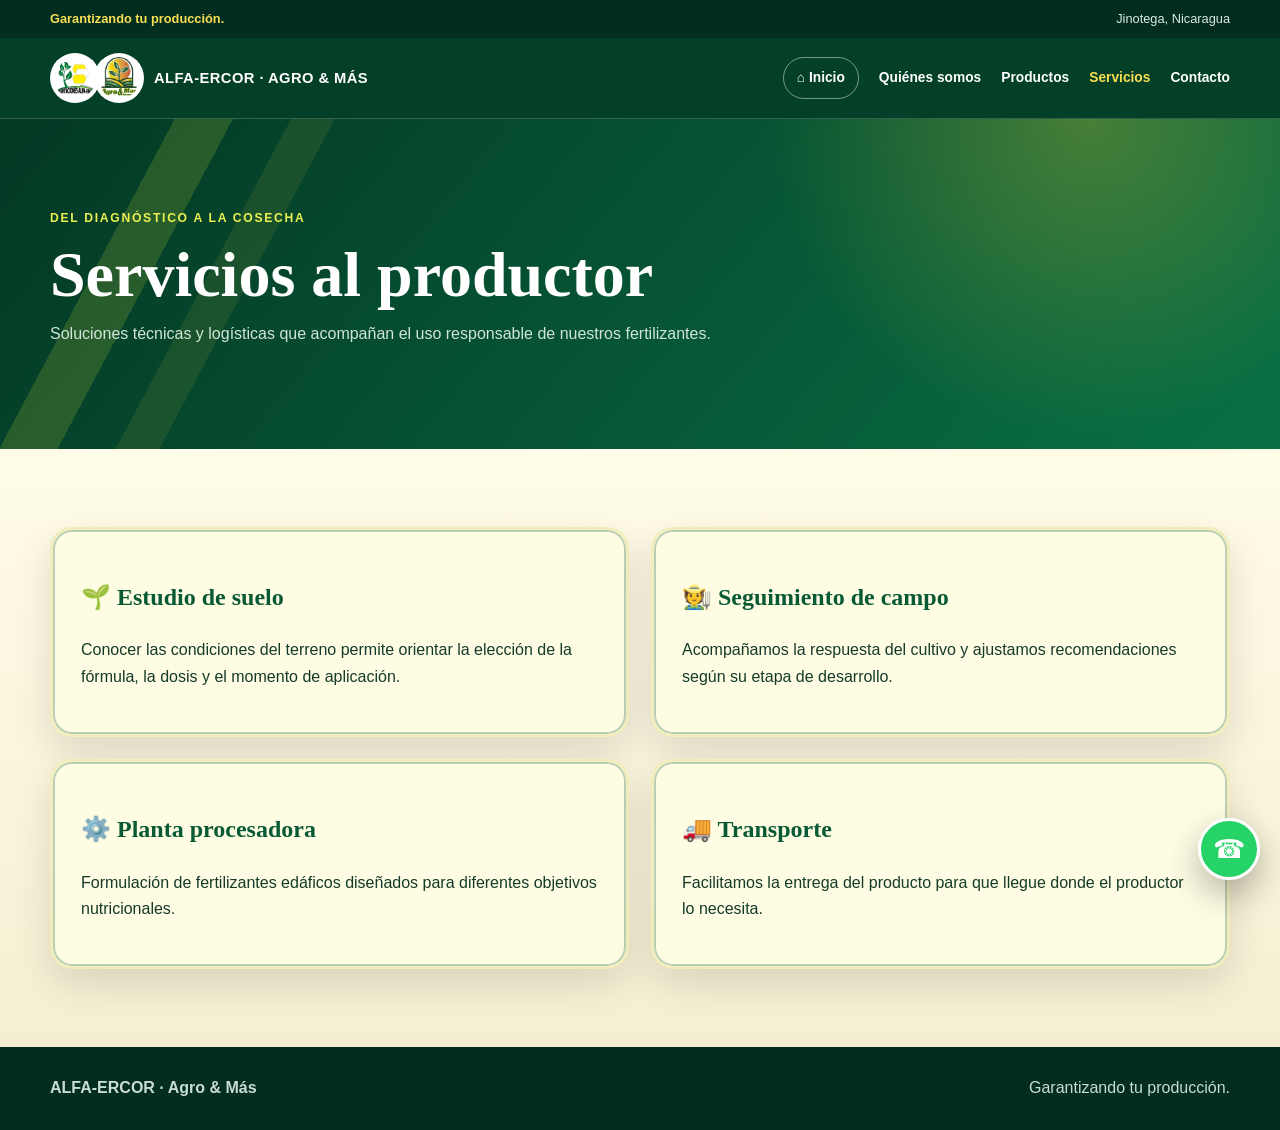
<file: servicios.html>
<!doctype html><html lang="es"><head><meta charset="utf-8"><meta name="viewport" content="width=device-width,initial-scale=1"><title>Servicios | ALFA-ERCOR</title><link rel="stylesheet" href="styles.css"></head><body><div class="top"><div class="wrap"><span><strong>Garantizando tu producción.</strong></span><span>Jinotega, Nicaragua</span></div></div><header class="site-head"><div class="wrap head-inner"><a class="brand" href="index.html"><img src="assets/alfa-ercor.webp" alt="ALFA-ERCOR"><img src="assets/agro-mas.webp" alt="Agro & Más"><b>ALFA-ERCOR · AGRO & MÁS</b></a><nav class="nav"><a class="home-button" href="index.html">⌂ Inicio</a><a href="quienes-somos.html">Quiénes somos</a><a href="productos.html">Productos</a><a class="active" href="servicios.html">Servicios</a><a href="contacto.html">Contacto</a></nav></div></header><section class="page-hero"><div class="wrap"><span class="kicker">Del diagnóstico a la cosecha</span><h1>Servicios al productor</h1><p>Soluciones técnicas y logísticas que acompañan el uso responsable de nuestros fertilizantes.</p></div></section><main class="content"><div class="wrap services-grid"><article class="service"><h2>🌱 Estudio de suelo</h2><p>Conocer las condiciones del terreno permite orientar la elección de la fórmula, la dosis y el momento de aplicación.</p></article><article class="service"><h2>🧑‍🌾 Seguimiento de campo</h2><p>Acompañamos la respuesta del cultivo y ajustamos recomendaciones según su etapa de desarrollo.</p></article><article class="service"><h2>⚙️ Planta procesadora</h2><p>Formulación de fertilizantes edáficos diseñados para diferentes objetivos nutricionales.</p></article><article class="service"><h2>🚚 Transporte</h2><p>Facilitamos la entrega del producto para que llegue donde el productor lo necesita.</p></article></div></main><footer class="footer"><div class="wrap"><strong>ALFA-ERCOR · Agro & Más</strong><span>Garantizando tu producción.</span></div></footer><a class="wa" href="https://wa.me/50585103131" aria-label="WhatsApp">☎</a></body></html>
</file>
<file: styles.css>
:root{--green:#075a34;--deep:#043824;--leaf:#11915a;--lime:#d8e53a;--yellow:#f1ce2b;--orange:#df7d1d;--cream:#fff9dd;--ink:#143b29;--muted:#5d7066;--white:#fff;--shadow:0 22px 60px rgba(0,0,0,.2)}
*{box-sizing:border-box}html{scroll-behavior:smooth}body{margin:0;font-family:Arial,"Helvetica Neue",sans-serif;color:var(--ink);background:linear-gradient(rgba(4,61,39,.96),rgba(4,61,39,.94)),url('assets/fondo-verde-textura.webp') center/430px 170px repeat;line-height:1.65}img{display:block;max-width:100%}a{color:inherit}.wrap{width:min(1180px,calc(100% - 36px));margin:auto}.top{background:#032d1e;color:#d9ece2;font-size:.8rem}.top .wrap{min-height:38px;display:flex;align-items:center;justify-content:space-between;gap:20px}.top strong{color:#f8df53}.site-head{position:sticky;top:0;z-index:20;background:rgba(5,65,41,.94);backdrop-filter:blur(14px);border-bottom:1px solid rgba(255,255,255,.18);color:#fff}.head-inner{min-height:80px;display:flex;align-items:center;justify-content:space-between;gap:24px}.brand{display:flex;align-items:center;gap:10px;text-decoration:none}.brand img{width:50px;height:50px;object-fit:contain;background:#fff;border-radius:50%;padding:4px}.brand img+img{margin-left:-16px}.brand b{font-size:.92rem;letter-spacing:.03em}.nav{display:flex;align-items:center;gap:20px}.nav a{text-decoration:none;font-weight:700;font-size:.86rem}.nav a:hover,.nav a.active{color:#f7df51}.home-button{display:inline-flex;align-items:center;gap:7px;border:1px solid rgba(255,255,255,.45);padding:9px 13px;border-radius:999px}.hero{min-height:650px;color:#fff;display:grid;align-items:center;position:relative;overflow:hidden;background:radial-gradient(circle at 78% 12%,rgba(242,206,43,.35),transparent 28%),linear-gradient(120deg,rgba(3,49,32,.98),rgba(7,115,66,.83)),url('assets/fondo-verde-textura.webp') center/430px 170px repeat}.hero:before,.page-hero:before{content:"";position:absolute;inset:0;background:linear-gradient(118deg,transparent 0 12%,rgba(211,226,55,.17) 12% 16%,transparent 16% 20%,rgba(244,215,61,.09) 20% 23%,transparent 23%)}.hero-grid{position:relative;display:grid;grid-template-columns:.9fr 1.1fr;align-items:center;gap:55px;padding:86px 0}.kicker{display:inline-block;color:#eaf150;font-size:.76rem;font-weight:900;text-transform:uppercase;letter-spacing:.14em}.hero h1,.page-hero h1{font-family:Georgia,serif;font-size:clamp(3rem,6vw,5.5rem);line-height:.95;margin:14px 0 22px}.hero p{max-width:570px;color:#d6e8df;font-size:1.08rem}.hero-image{padding:16px;background:rgba(255,255,255,.86);border:1px solid rgba(255,255,255,.7);border-radius:30px;box-shadow:0 35px 85px rgba(0,0,0,.3);transform:rotate(1deg)}.hero-image img{border-radius:20px}.buttons{display:flex;gap:12px;flex-wrap:wrap;margin-top:28px}.btn{display:inline-flex;align-items:center;justify-content:center;text-decoration:none;font-weight:800;padding:12px 18px;border-radius:999px}.btn-primary{background:linear-gradient(120deg,#f9e45c,#eeb724);color:#24421f}.btn-light{border:1px solid rgba(255,255,255,.42);color:#fff;background:rgba(255,255,255,.08)}.quick{padding:70px 0 90px;background:linear-gradient(180deg,#fffce9,#f6f0cf)}.quick h2,.section-title{font-family:Georgia,serif;font-size:clamp(2.2rem,4vw,3.7rem);line-height:1.05;margin:8px 0 16px}.quick>div>p{color:var(--muted);max-width:700px}.quick-grid{display:grid;grid-template-columns:repeat(4,1fr);gap:18px;margin-top:34px}.quick-card{display:block;text-decoration:none;background:#fff;border:3px solid #f2edbd;box-shadow:inset 0 0 0 2px rgba(7,90,52,.3),0 16px 38px rgba(27,70,43,.11);border-radius:22px;padding:26px;transition:.25s}.quick-card:hover{transform:translateY(-5px)}.quick-card span{font-size:1.7rem}.quick-card h3{margin:12px 0 5px}.quick-card p{margin:0;color:var(--muted);font-size:.88rem}.page-hero{min-height:330px;display:flex;align-items:center;color:#fff;position:relative;overflow:hidden;background:radial-gradient(circle at 85% 0,rgba(244,213,47,.27),transparent 28%),linear-gradient(130deg,#043824,#087044),url('assets/fondo-verde-textura.webp') center/430px 170px repeat}.page-hero .wrap{position:relative;padding:55px 0}.page-hero h1{font-size:clamp(2.7rem,5vw,4.5rem);margin-bottom:10px}.page-hero p{color:#d0e5da;max-width:720px}.content{padding:78px 0;background:linear-gradient(180deg,#fffce8,#f5efd2)}.institution-image{border-radius:26px;box-shadow:var(--shadow);border:5px solid #f4efc5;margin-bottom:42px}.institution-grid{display:grid;grid-template-columns:1.3fr 1fr 1fr;gap:20px}.panel{background:linear-gradient(160deg,#fffde7,#fff4bd);border:4px solid #f4efc6;box-shadow:inset 0 0 0 2px #0a663b,0 16px 44px rgba(0,0,0,.14);border-radius:24px;padding:28px}.panel h2{font-family:Georgia,serif;color:#075230;text-align:center;margin-top:0}.panel p{font-size:.93rem}.product-grid{display:grid;grid-template-columns:repeat(3,1fr);gap:24px}.product-link{display:block;text-decoration:none;background:linear-gradient(160deg,#fffde8,#fff4c1);border:4px solid #f4efc2;box-shadow:inset 0 0 0 2px rgba(7,91,52,.44),0 18px 45px rgba(0,0,0,.15);border-radius:25px;overflow:hidden;transition:.25s}.product-link:hover{transform:translateY(-7px)}.product-link img{width:100%;height:420px;object-fit:contain;padding:22px;background:radial-gradient(circle at 25% 15%,#fff3a8,transparent 35%),linear-gradient(145deg,#edf7e7,#fffbdc)}.product-link span{display:block;text-align:center;padding:16px;background:#075a34;color:#fff;font-weight:900}.detail{display:grid;grid-template-columns:420px 1fr;gap:55px;align-items:start}.detail-image{position:sticky;top:110px;background:linear-gradient(145deg,#edf7e7,#fff6c8);padding:24px;border:4px solid #f3edbd;box-shadow:inset 0 0 0 2px rgba(7,90,52,.4),var(--shadow);border-radius:28px}.detail-image img{width:100%;max-height:610px;object-fit:contain}.detail-copy h2{font-family:Georgia,serif;font-size:2rem;color:#075a34;margin-top:30px}.detail-copy h2:first-child{margin-top:0}.formula{display:inline-block;background:#075a34;color:#fff;padding:8px 13px;border-radius:10px;font-weight:900}.list{padding-left:20px}.notice{border-left:5px solid var(--yellow);background:#fff7ca;padding:16px 18px;border-radius:0 14px 14px 0}.services-grid,.sheets-grid{display:grid;grid-template-columns:repeat(2,1fr);gap:22px}.service,.sheet{background:#fffce4;border:3px solid #f2edbd;box-shadow:inset 0 0 0 2px rgba(7,91,52,.28),0 15px 38px rgba(0,0,0,.12);border-radius:22px;padding:28px}.service h2,.sheet h2{font-family:Georgia,serif;color:#075a34}.sheet img{width:100%;height:310px;object-fit:cover;object-position:top;border-radius:15px}.sheet a{display:inline-block;margin-top:12px;color:#075a34;font-weight:900}.contact-box{display:grid;grid-template-columns:1fr 300px;gap:45px;align-items:center;background:#fff9cf;border:4px solid #f2eaa7;box-shadow:inset 0 0 0 2px rgba(7,91,52,.4),var(--shadow);border-radius:28px;padding:40px}.contact-box img{width:100%;height:220px;object-fit:contain}.contact-links{display:grid;gap:12px}.contact-links a,.contact-links span{padding:14px 16px;background:#fff;border-radius:12px;text-decoration:none;font-weight:700}.footer{background:#032d1e;color:#c9ddd3;padding:28px 0}.footer .wrap{display:flex;justify-content:space-between;gap:20px}.wa{position:fixed;z-index:30;right:20px;bottom:20px;width:62px;height:62px;border-radius:50%;display:grid;place-items:center;background:#25d366;color:#fff;text-decoration:none;font-size:1.6rem;border:3px solid #fff;box-shadow:0 14px 34px rgba(0,0,0,.28)}
@media(max-width:900px){.nav{gap:11px;flex-wrap:wrap;justify-content:flex-end}.nav a{font-size:.75rem}.hero-grid{grid-template-columns:1fr}.quick-grid{grid-template-columns:1fr 1fr}.institution-grid{grid-template-columns:1fr}.product-grid{grid-template-columns:1fr 1fr}.detail{grid-template-columns:1fr}.detail-image{position:static}.services-grid,.sheets-grid{grid-template-columns:1fr}.contact-box{grid-template-columns:1fr}.contact-box img{display:none}}
@media(max-width:620px){.top .wrap span:last-child{display:none}.head-inner{display:block;padding:12px 0}.brand{justify-content:center}.nav{justify-content:center;margin-top:10px}.hero-grid{padding:55px 0}.hero h1{font-size:3.1rem}.quick-grid,.product-grid{grid-template-columns:1fr}.product-link img{height:360px}.content{padding:55px 0}.panel{padding:22px}.footer .wrap{display:block}.footer span{display:block;margin-top:5px}.home-button{background:rgba(255,255,255,.08)}}

/* Portada editorial, identidad y contacto */
.quick{padding:72px 0}.quick-grid{margin-top:0}.identity-content{padding-bottom:90px}.institution-image{margin:0 auto}
.field-stories{padding:86px 0 100px;background:linear-gradient(145deg,#063c28,#087347 62%,#075538);position:relative}.field-stories:before{content:"";position:absolute;inset:0;background:radial-gradient(circle at 20% 15%,rgba(224,231,53,.16),transparent 28%),url('assets/fondo-verde-textura.webp') center/430px 170px repeat;opacity:.58}.field-grid{position:relative;display:grid;grid-template-columns:.9fr 1.35fr .85fr;gap:22px;align-items:center}.field-card{margin:0;position:relative;border-radius:25px;overflow:hidden;border:3px solid rgba(249,226,79,.65);box-shadow:0 25px 55px rgba(0,0,0,.28);background:#063c28}.field-card img{width:100%;height:100%;object-fit:cover}.field-square{aspect-ratio:1/1}.field-wide{aspect-ratio:3/2}.field-tall{aspect-ratio:2/3}.field-card figcaption{position:absolute;left:16px;bottom:16px;background:rgba(3,45,30,.88);backdrop-filter:blur(8px);color:#fff;border:1px solid rgba(255,255,255,.35);border-radius:999px;padding:8px 14px;font-size:.83rem;font-weight:900}
.contact-content{padding:0;background:linear-gradient(120deg,#fffce8 0 58%,#eef4d8 58%)}.contact-layout{display:grid;grid-template-columns:.9fr 1.1fr;min-height:570px}.contact-brand{display:flex;flex-direction:column;justify-content:center;padding:75px 70px 75px 0}.contact-logos{display:flex;align-items:center;gap:28px}.contact-logos img{width:180px;height:180px;object-fit:contain}.contact-logos span{width:1px;height:130px;background:linear-gradient(transparent,#0b7244,transparent)}.contact-brand p{max-width:520px;font-family:Georgia,serif;font-size:1.35rem;color:#315343}.contact-details{display:flex;flex-direction:column;justify-content:center;padding:70px 0 70px 75px;border-left:1px solid rgba(7,90,52,.16)}.contact-heading span{color:#087347;font-size:.75rem;font-weight:900;text-transform:uppercase;letter-spacing:.14em}.contact-heading h2{font-family:Georgia,serif;font-size:clamp(2.2rem,4vw,3.5rem);line-height:1.05;color:#06462d;margin:10px 0 35px}.contact-list{display:grid;grid-template-columns:1fr 1fr;gap:0 30px}.contact-list a,.contact-list div{display:flex;flex-direction:column;text-decoration:none;padding:18px 0;border-bottom:1px solid rgba(7,90,52,.22)}.contact-list small{color:#6a796f;text-transform:uppercase;letter-spacing:.1em;font-size:.68rem;font-weight:900}.contact-list strong{color:#075a34;font-size:1rem;overflow-wrap:anywhere}.contact-email{grid-column:1/-1}
@media(max-width:900px){.field-grid{grid-template-columns:1fr 1fr}.field-tall{grid-column:1/-1;aspect-ratio:16/8}.contact-content{background:linear-gradient(180deg,#fffce8,#eef4d8)}.contact-layout{grid-template-columns:1fr}.contact-brand{padding:65px 0 35px}.contact-details{padding:35px 0 70px;border-left:0;border-top:1px solid rgba(7,90,52,.16)}}
@media(max-width:620px){.quick{padding:52px 0}.quick-grid,.field-grid{grid-template-columns:1fr}.product-link img{height:430px}.identity-content{padding-bottom:65px}.field-stories{padding:60px 0}.field-square,.field-wide,.field-tall{grid-column:auto;aspect-ratio:auto}.field-card img{height:auto}.contact-content{padding:0}.contact-logos{gap:12px}.contact-logos img{width:135px;height:135px}.contact-logos span{height:95px}.contact-brand{padding:55px 0 30px}.contact-details{padding:30px 0 60px}.contact-list{grid-template-columns:1fr}.contact-email{grid-column:auto}}

/* Portada centrada */
.hero-centered{grid-template-columns:1fr;justify-items:center;text-align:center;gap:38px;padding:72px 0}.hero-centered .hero-image{width:min(980px,100%);transform:none}.hero-centered .hero-copy{display:flex;flex-direction:column;align-items:center}.hero-centered .hero-copy h1{font-size:clamp(3rem,7vw,6rem);margin-top:16px}.hero-centered .hero-copy p{max-width:720px}.hero-centered .buttons{justify-content:center}

/* Formulario de contacto */
.contact-heading p{color:#566c61;margin:-20px 0 28px}.contact-form{display:grid;grid-template-columns:1fr 1fr;gap:9px 18px}.contact-form label{font-size:.82rem;font-weight:800;color:#174a34;margin-top:5px}.contact-form label[for="correo"],.contact-form label[for="consulta"],.contact-form textarea,.contact-submit,.form-note{grid-column:1/-1}.contact-form input,.contact-form textarea{width:100%;border:1px solid rgba(7,90,52,.28);background:rgba(255,255,255,.9);border-radius:12px;padding:13px 14px;font:inherit;color:#143b29;outline:none}.contact-form input:focus,.contact-form textarea:focus{border-color:#0a7e4a;box-shadow:0 0 0 4px rgba(10,126,74,.12)}.contact-form textarea{resize:vertical;min-height:140px}.contact-form b{color:#b14b22}.contact-submit{border:0;border-radius:999px;padding:14px 22px;margin-top:12px;background:linear-gradient(120deg,#f7df51,#eeb724);color:#24421f;font:inherit;font-weight:900;cursor:pointer;box-shadow:0 10px 25px rgba(104,91,16,.18)}.contact-submit:hover{transform:translateY(-2px)}.form-note{margin:0;color:#68786f;font-size:.76rem}.contact-brand .contact-list{margin-top:18px}
@media(max-width:620px){.hero-centered{padding:50px 0;gap:28px}.hero-centered .hero-image{padding:10px;border-radius:20px}.hero-centered .hero-image img{border-radius:13px}.contact-form{grid-template-columns:1fr}.contact-form label,.contact-form input,.contact-form textarea,.contact-submit,.form-note{grid-column:1}}
</file>
